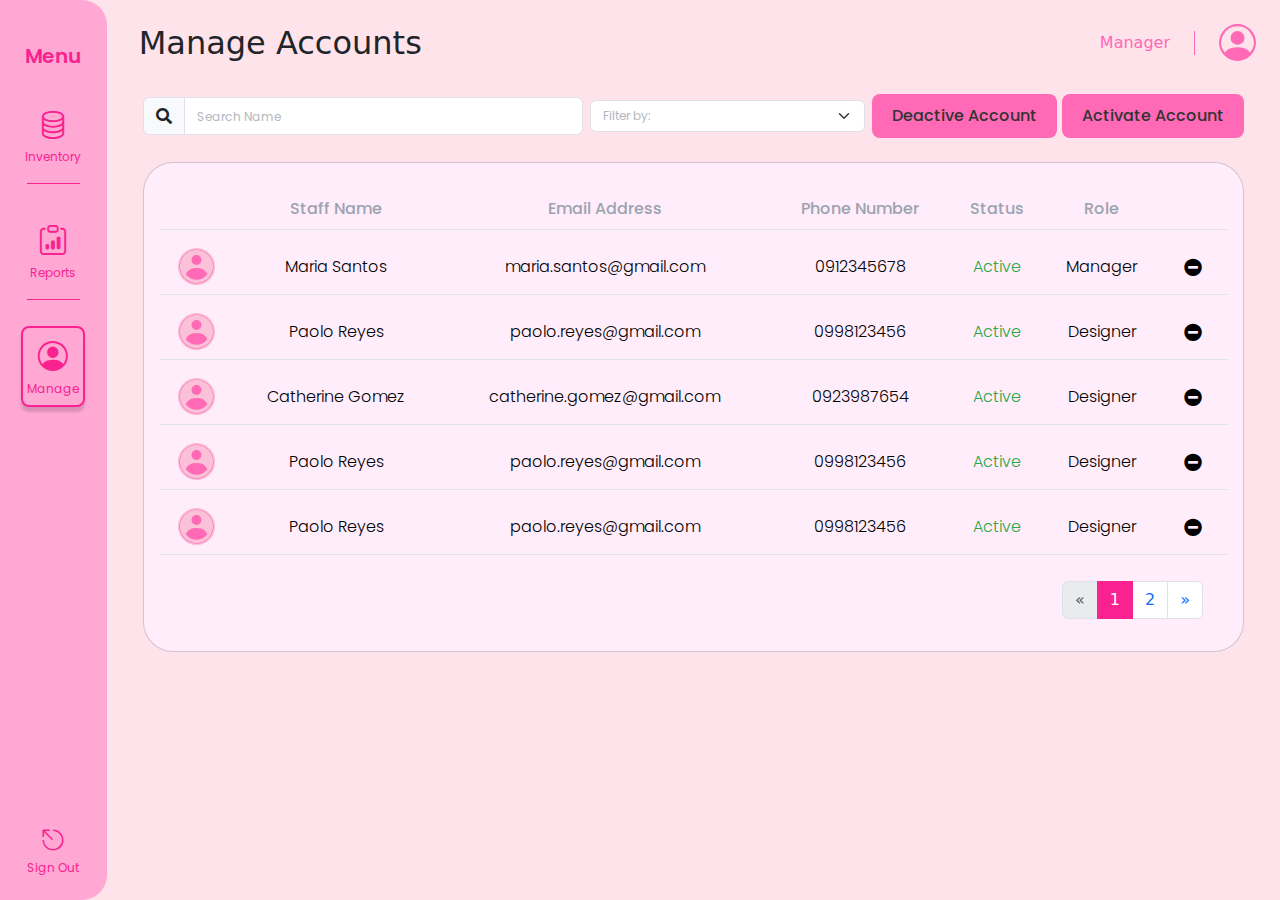
<file: admin-manage-account.html>
<!DOCTYPE html>
<html lang="en">

<head>
  <meta charset="UTF-8" />
  <meta name="viewport" content="width=device-width, initial-scale=1" />
  <title>Manage Accounts</title>
  <link href="https://cdn.jsdelivr.net/npm/bootstrap@5.3.0/dist/css/bootstrap.min.css" rel="stylesheet" />
  <!-- <link rel="stylesheet" type="text/css" href="css/globalstyle.css"> -->
  <link rel="stylesheet" type="text/css" href="css/navbar-style.css">
  <link rel="stylesheet" type="text/css" href="css/manage.css">

  <link rel="stylesheet" href="https://cdnjs.cloudflare.com/ajax/libs/font-awesome/6.4.0/css/all.min.css" />
  <link rel="stylesheet" href="https://cdn.jsdelivr.net/npm/bootstrap-icons@1.11.3/font/bootstrap-icons.min.css">
  <link rel="stylesheet" href="https://cdnjs.cloudflare.com/ajax/libs/font-awesome/5.15.4/css/all.min.css">


</head>

<body>
  <div class="container-fluid">
    <div class="row">
      <!-- SIDEBAR -->
      <div class="col-1">
        <div class="d-flex flex-column sidebar expand">
          <!-- MENU TEXT -->

          <div class="d-flex justify-content-center align-items-center">



            <button class="toggle-btn d-flex flex-row align-items-center justify-content-center" type="button">
              <div class="d-block link-dark text-decoration-none sidebar-body menu-text mt-4 pt-3 ">
                <p class="text-center mb-1">Menu</p>
              </div>

              <div class="d-flex align-items-end mt-4 pt-3" style="margin-top: auto;">

                <i class="bi bi-grid-fill fw-bold "></i>

              </div>
            </button>
          </div>

          <ul class="nav nav-pills nav-flush flex-column mb-auto text-center">
            <!-- INVENTORY -->
            <li class="my-2">
              <a href="#" class="nav-link border_bottom" title="Dashboard" data-bs-toggle="tooltip"
                data-bs-placement="right">
                <i class="bi bi-database nav-icons"></i>
                <p>Inventory</p>
              </a>
            </li>

            <!-- REPORTS -->
            <li class="my-2">
              <a href="admin-Reports.html" class="nav-link py-3 border_bottom" title="Orders" data-bs-toggle="tooltip"
                data-bs-placement="right">
                <div class="">
                  <i class="bi bi-clipboard-data"></i>
                  <p>Reports</p>
                </div>
              </a>
            </li>

            <!-- MANAGE -->
            <li class="my-2">
              <a href="#" class="nav-link" title="Products" data-bs-toggle="tooltip" data-bs-placement="right">
                <div class="border_box">
                  <i class="bi bi-person-circle"></i>
                  <p>Manage</p>
                </div>
              </a>
            </li>
          </ul>

          <!-- SIGN OUT -->
          <div class="nav-link-exit nav-link">
            <a href="#"
              class="d-flex flex-column align-items-center justify-content-center link-dark text-decoration-none">
              <i class="bi bi-escape"></i>
              <p class="d-block p-exit">Sign Out</p>
            </a>
          </div>
        </div>
      </div>
      <!-- END OF NAVBAR -->



      <div class="col-sm-11 px-4 ">

        <!-- HEADER - PAGE -->
        <div class="d-sm-flex align-items-center justify-content-between my-4 manager-accounts">
          <h2 class="ms-2 ">Manage Accounts</h2>
          <div class="manager-accounts d-flex justify-content-center align-content-center mb-auto">
            <p class="pe-4">Manager</p>
            <img class="ms-4" src="icons/person.svg" alt="">
          </div>
        </div>

        <!-- INPUT GROUPS -->

        <!-- SEARCH BAR -->
        <div class="container">
          <div class="d-flex justify-content-between align-items-center mb-3 ">
            <div class="input-group search-bar">
              <span class="input-group-text"><i class="fas fa-search"></i></span>
              <input type="text" class="form-control" placeholder="Search Name">
            </div>


            <!-- FILTER MENU -->
            <select class="form-select  w-25">
              <option selected value="">Filter by:</option>
              <option value="Manager">Manager</option>
              <option value="Designer">Designer</option>
              <option value="Active">Active</option>
              <option value="Inactive">Inactive</option>
            </select>


            <div class="container-flex">
              <button class="btn btn-new-staff toggle-status-off">Deactive Account</button>
              <button class="btn btn-new-staff toggle-status-on">Activate Account</button>
            </div>
          </div>
        </div>




        <!-- TABLE SECTION -->
        <div class="container mt-4 table-accounts">

          <div class="card  p-3 ">
            <table class="table table-hover ">
              <thead class="">
                <tr>
                  <th></th>
                  <th>Staff Name</th>
                  <th>Email Address</th>
                  <th>Phone Number</th>
                  <th>Status</th>
                  <th>Role</th>
                  <th></th>

                </tr>
              </thead>
              <tbody>
                <tr class="clickable-row">
                  <td><img class="profile-icons" src="images/profile.png" alt="Profile"></td>
                  <td>Maria Santos</td>
                  <td>maria.santos@gmail.com</td>
                  <td>0912345678</td>
                  <td class="status text-success">Active</td>
                  <td>Manager</td>
                  <td>
                    <button class="btn btn-sm remove-btn">
                      <i class="fas fa-minus-circle"></i>
                    </button>
                  </td>
                </tr>
                <tr class="clickable-row">
                  <td><img class="profile-icons" src="images/profile.png" alt="Profile"></td>
                  <td>Paolo Reyes</td>
                  <td>paolo.reyes@gmail.com</td>
                  <td>0998123456</td>
                  <td class="status text-success">Active</td>
                  <td>Designer</td>
                  <td>
                    <button class="btn btn-sm remove-btn">
                      <i class="fas fa-minus-circle"></i>
                    </button>
                  </td>
                </tr>
                <tr class="clickable-row">
                  <td><img class="profile-icons" src="images/profile.png" alt="Profile"></td>
                  <td>Catherine Gomez</td>
                  <td>catherine.gomez@gmail.com</td>
                  <td>0923987654</td>
                  <td class="status text-success">Active</td>
                  <td>Designer</td>
                  <td>
                    <button class="btn btn-sm remove-btn">
                      <i class="fas fa-minus-circle"></i>
                    </button>
                  </td>
                </tr>
                <tr class="clickable-row">
                  <td><img class="profile-icons" src="images/profile.png" alt="Profile"></td>
                  <td>Paolo Reyes</td>
                  <td>paolo.reyes@gmail.com</td>
                  <td>0998123456</td>
                  <td class="status text-success">Active</td>
                  <td>Designer</td>
                  <td>
                    <button class="btn btn-sm remove-btn">
                      <i class="fas fa-minus-circle"></i>
                    </button>
                  </td>
                </tr>
                <tr class="clickable-row">
                  <td><img class="profile-icons" src="images/profile.png" alt="Profile"></td>
                  <td>Paolo Reyes</td>
                  <td>paolo.reyes@gmail.com</td>
                  <td>0998123456</td>
                  <td class="status text-success">Active</td>
                  <td>Designer</td>
                  <td>
                    <button class="btn btn-sm remove-btn">
                      <i class="fas fa-minus-circle"></i>
                    </button>
                  </td>
                </tr>
                <tr class="clickable-row">
                  <td><img class="profile-icons" src="images/profile.png" alt="Profile"></td>
                  <td>Robert Villanueva</td>
                  <td>robert.villanueva@gmail.com</td>
                  <td>0915674321</td>
                  <td class="status text-success">Active</td>
                  <td>Designer</td>
                  <td>
                    <button class="btn btn-sm remove-btn">
                      <i class="fas fa-minus-circle"></i>
                    </button>
                  </td>
                </tr>
                <tr class="clickable-row">
                  <td><img class="profile-icons" src="images/profile.png" alt="Profile"></td>
                  <td>Angela Cruz</td>
                  <td>angela.cruz@gmail.com</td>
                  <td>0934567891</td>
                  <td class="status text-warning">Inactive</td>
                  <td>Designer</td>
                  <td>
                    <button class="btn btn-sm remove-btn">
                      <i class="fas fa-minus-circle"></i>
                    </button>
                  </td>
                </tr>
              </tbody>
            </table>

            <nav class="d-flex justify-content-end me-4">
              <ul class="pagination justify-content-center">
                <li class="page-item disabled"><a class="page-link" href="#">«</a></li>
                <li class="page-item active"><a class="page-link" href="#">1</a></li>
                <li class="page-item"><a class="page-link" href="#">2</a></li>
                <li class="page-item"><a class="page-link" href="#">3</a></li>
                <li class="page-item"><a class="page-link" href="#">4</a></li>
                <li class="page-item"><a class="page-link" href="#">5</a></li>
                <li class="page-item"><a class="page-link" href="#">»</a></li>
              </ul>
            </nav>
          </div>
        </div>
        <!-- END OF TABLE SECTION -->

      </div>
    </div>
  </div>

  <script src="https://cdn.jsdelivr.net/npm/bootstrap@5.3.0/dist/js/bootstrap.bundle.min.js"></script>
  <!-- <script src="Javascript/dashboard.js"></script> -->
  <script src="Javascript/nav.js"></script>
  <script src="Javascript/manage-account.js"></script>
</body>

</html>
</file>
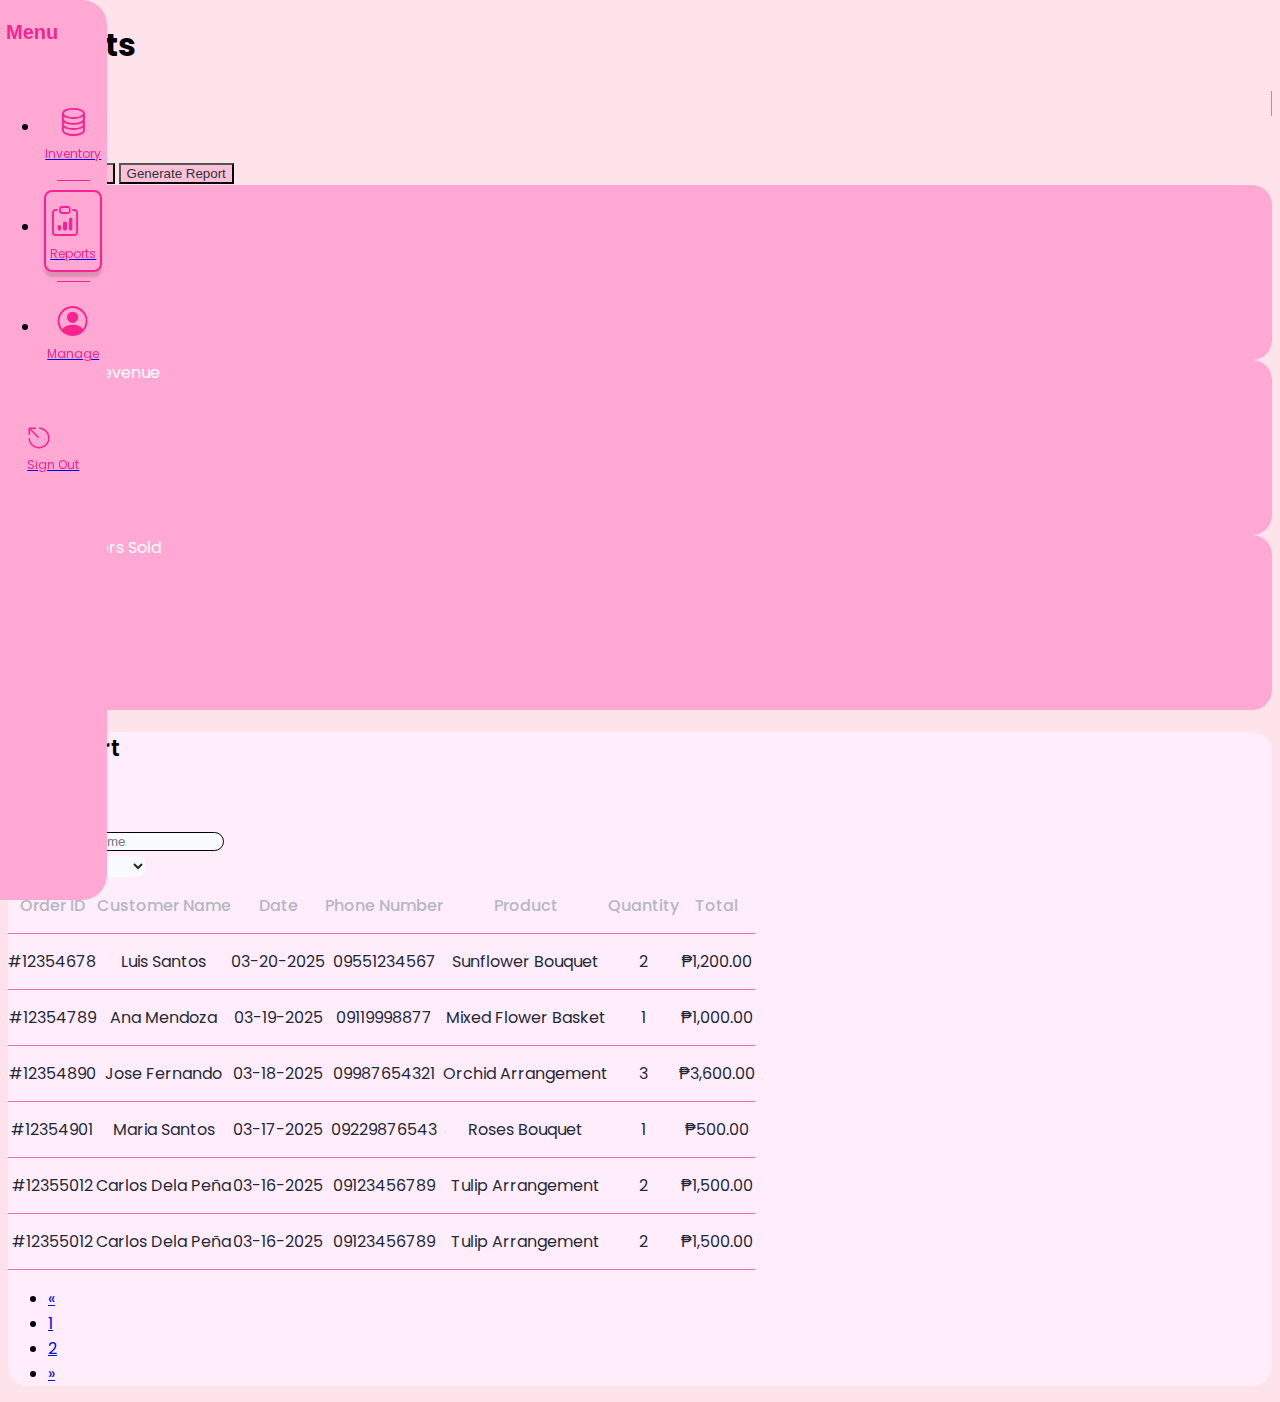
<file: admin-Reports.html>
<!DOCTYPE html>
<html lang="en">

<head>
  <meta charset="UTF-8">
  <meta name="viewport" content="width=device-width, initial-scale=1.0">

  <link href="https://cdn.jsdelivr.net/npm/bootstrap@5.0.2/dist/css/bootstrap.min.css" rel="stylesheet"
    integrity="sha384-EVSTQN3/azprG1Anm3QDgpJLIm9Nao0Yz1ztcQTwFspd3yD65VohhpuuCOmLASjC" crossorigin="anonymous">
  <script src="https://cdn.jsdelivr.net/npm/bootstrap@5.3.0/dist/js/bootstrap.bundle.min.js"></script>


  <link rel="stylesheet" href="https://cdn.jsdelivr.net/npm/bootstrap-icons@1.11.3/font/bootstrap-icons.min.css">
  <link rel="stylesheet" href="https://cdnjs.cloudflare.com/ajax/libs/font-awesome/5.15.4/css/all.min.css">
  <link rel="stylesheet" href="https://cdn.jsdelivr.net/npm/bootstrap-icons/font/bootstrap-icons.css">


  <link rel="stylesheet" href="css/manage-report-style.css">
  <link rel="stylesheet" href="css/navbar-style.css">

  <title>Reports</title>
</head>




<body>
  <div class="container-fluid p-0">
    <div class="row sidebar-col">

      <!-- SIDEBAR -->
      <div class="col-1 sidebar-column">
        <div class="d-flex flex-column sidebar expand">
          <!-- MENU TEXT -->

          <div class="d-flex justify-content-center align-items-center">



            <button class="toggle-btn d-flex flex-row align-items-center justify-content-center" type="button">
              <div class="d-block link-dark text-decoration-none sidebar-body menu-text mt-4 pt-3 ">
                <p class="text-center mb-1">Menu</p>
              </div>

              <div class="d-flex align-items-end mt-4 pt-3" style="margin-top: auto;">

                <i class="bi bi-grid-fill fw-bold "></i>

              </div>
            </button>
          </div>

          <ul class="nav nav-pills nav-flush flex-column mb-auto text-center">
            <!-- INVENTORY -->
            <li class="my-2">
              <a href="#" class="nav-link border_bottom" title="Dashboard" data-bs-toggle="tooltip"
                data-bs-placement="right">
                <i class="bi bi-database nav-icons"></i>
                <p>Inventory</p>
              </a>
            </li>

            <!-- REPORTS -->
            <li class="my-2">
              <a href="#" class="nav-link py-3" title="Orders" data-bs-toggle="tooltip" data-bs-placement="right">
                <div class="border_box">
                  <i class="bi bi-clipboard-data"></i>
                  <p>Reports</p>
                </div>
              </a>
            </li>

            <!-- MANAGE -->
            <li class="my-2">
              <a href="admin-manage-account.html" class="nav-link border_top" title="Products" data-bs-toggle="tooltip"
                data-bs-placement="right">
                <i class="bi bi-person-circle"></i>
                <p>Manage</p>
              </a>
            </li>
          </ul>

          <!-- SIGN OUT -->
          <div class="nav-link-exit nav-link">
            <a href="#"
              class="d-flex flex-column align-items-center justify-content-center link-dark text-decoration-none">
              <i class="bi bi-escape"></i>
              <p class="d-block p-exit">Sign Out</p>
            </a>
          </div>
        </div>
      </div>
      <!-- END OF NAVBAR -->




      <main class="col-11 main-body">

        <div class="container-fluid mt-5 px-5 ">
          <!-- Page Heading -->
          <div class="d-sm-flex align-items-center justify-content-between mb-4 manager-accounts">
            <h1 class="ms-2 text-gray-800 ">Reports</h1>
            <div class="manager-accounts d-flex justify-content-center align-content-center mb-auto">
              <p class="pe-4">Manager</p>
              <img class="ms-4" src="icons/person.svg" alt="">
            </div>

          </div>



          <!-- Second Header-->
          <div class="d-sm-flex align-items-center justify-content-between mb-4 px-2 second-header">
            <button type="button" class="btn "><i class='fas fa-calendar pe-2'></i>March - 2025</button>
            <button type="button" class="btn ">Generate Report</button>

          </div>





          <!-- Content Row -->
          <div class="row d-flex align-items-center justify-content-center ">

            <!-- Earnings (Monthly) Card Example -->
            <div class=" col-md-4 mb-4 card-report">
              <div class="card border-left-primary py-2 ">
                <div class="card-body ">
                  <div class="row no-gutters align-items-center">
                    <div class="col mr-2 card-text">
                      <div class="text-xs font-weight-bold text-primary text-uppercase mb-1 text-light">
                        Daily Sales</div>
                      <div class="h5 mb-0 font-weight-bold">40,000</div>
                      <div class="pt-5 text-secondary">Jan - Feb</div>
                    </div>
                    <div class="col-auto icons d-flex justify-content-between flex-column">
                      <i class='fas fa-dollar-sign upper-icon'></i>

                    </div>
                  </div>
                </div>
              </div>
            </div>


            <!-- Earnings (Monthly) Card Example -->
            <div class="col-md-4 mb-4 card-report">
              <div class="card border-left-info py-2">
                <div class="card-body">
                  <div class="row no-gutters align-items-center">
                    <div class="col mr-2 card-text">
                      <div class="text-xs font-weight-bold text-uppercase mb-1">Monthly Revenue
                      </div>
                      <div class="row no-gutters align-items-center">
                        <div class="col-auto">
                          <div class="h5 mb-0 mr-3 font-weight-bold">₱55,000</div>
                          <div class="pt-5 text-secondary">Jan - Feb</div>
                        </div>

                      </div>
                    </div>
                    <div class="col-auto icons">
                      <i class='fas fa-money-bill-wave upper-icon'></i>
                    </div>
                  </div>
                </div>
              </div>
            </div>

            <!-- Pending Requests Card Example -->
            <div class="col-md-4 mb-4 card-report">
              <div class="card border-left-warning py-2">
                <div class="card-body">
                  <div class="row no-gutters align-items-center">
                    <div class="col mr-2">
                      <div class="text-xs font-weight-bold text-uppercase mb-1 card-text">
                        Total Orders Sold</div>
                      <div class="h5 mb-0 font-weight-bold text-light total-orders">18</div>
                      <div class="pt-5 text-secondary">Jan - Feb</div>
                    </div>
                    <div class="col-auto icons">
                      <i class='fas fa-clipboard-list upper-icon'></i>
                    </div>
                  </div>
                </div>
              </div>
            </div>


          </div>








          <!-- TABLE -->

          <div class="container-fluid px-0 mt-4 main-table">


            <div class="card px-0 py-3">



              <div class="row px-5">
                <div class="col table-upper-right">
                  <p class="word1">All Report</p>
                  <p class="d-block word2">Orders</p>
                </div>
                <div class="col d-flex align-items-center justify-content-center table-form">


                  <!-- SEARCH BAR -->
                  <div class="input-group search-bar ">
                    <button class="input-group-text border-0" type="button" id="searchButton">
                      <i class="fas fa-search"></i>
                    </button>
                    <input type="text" id="searchInput" class="form-control border-0" placeholder="Search Name">
                  </div>


                  <!-- Filter MENU -->
                  <div class="container">
                    <select class="form-select  reports-filter">
                      <option selected value="">Filter by:</option>
                      <option value="newest">Newest</option>
                      <option value="oldest">Oldest</option>
                      <option value="price-low">Price: Low to High</option>
                      <option value="price-high">Price: High to Low</option>
                    </select>
                  </div>

                </div>
              </div>



              <table class="table rounded-table">
                <thead>
                  <tr class="tableRow">
                    <th>Order ID</th>
                    <th>Customer Name</th>
                    <th>Date</th>
                    <th>Phone Number</th>
                    <th>Product</th>
                    <th>Quantity</th>
                    <th>Total</th>
                  </tr>
                </thead>
                <tbody>
                  <tr>
                    <td>#12354678</td>
                    <td class="name-Report">Luis Santos</td>
                    <td>03-20-2025</td>
                    <td>09551234567</td>
                    <td>Sunflower Bouquet</td>
                    <td>2</td>
                    <td>₱1,200.00</td>
                  </tr>
                  <tr>
                    <td>#12354789</td>
                    <td class="name-Report">Ana Mendoza</td>
                    <td>03-19-2025</td>
                    <td>09119998877</td>
                    <td>Mixed Flower Basket</td>
                    <td>1</td>
                    <td>₱1,000.00</td>
                  </tr>
                  <tr>
                    <td>#12354890</td>
                    <td class="name-Report">Jose Fernando</td>
                    <td>03-18-2025</td>
                    <td>09987654321</td>
                    <td>Orchid Arrangement</td>
                    <td>3</td>
                    <td>₱3,600.00</td>
                  </tr>
                  <tr>
                    <td>#12354901</td>
                    <td class="name-Report">Maria Santos</td>
                    <td>03-17-2025</td>
                    <td>09229876543</td>
                    <td>Roses Bouquet</td>
                    <td>1</td>
                    <td>₱500.00</td>
                  </tr>
                  <tr>
                    <td>#12355012</td>
                    <td class="name-Report">Carlos Dela Peña</td>
                    <td>03-16-2025</td>
                    <td>09123456789</td>
                    <td>Tulip Arrangement</td>
                    <td>2</td>
                    <td>₱1,500.00</td>
                  </tr>
                  <tr>
                    <td>#12355012</td>
                    <td class="name-Report">Carlos Dela Peña</td>
                    <td>03-16-2025</td>
                    <td>09123456789</td>
                    <td>Tulip Arrangement</td>
                    <td>2</td>
                    <td>₱1,500.00</td>
                  </tr>
                  <tr>
                    <td>#12355012</td>
                    <td class="name-Report">Carlos Dela Peña</td>
                    <td>03-16-2025</td>
                    <td>09123456789</td>
                    <td>Tulip Arrangement</td>
                    <td>2</td>
                    <td>₱1,500.00</td>
                  </tr>
                  <tr>
                    <td>#12355012</td>
                    <td class="name-Report">Carlos Dela Peña</td>
                    <td>03-16-2025</td>
                    <td>09123456789</td>
                    <td>Tulip Arrangement</td>
                    <td>2</td>
                    <td>₱1,500.00</td>
                  </tr>

                </tbody>
              </table>


              <nav>
                <ul class="pagination justify-content-end">
                  <li class="page-item disabled"><a class="page-link" href="#">«</a></li>
                  <li class="page-item active"><a class="page-link" href="#">1</a></li>
                  <li class="page-item"><a class="page-link" href="#">2</a></li>
                  <li class="page-item"><a class="page-link" href="#">3</a></li>
                  <li class="page-item"><a class="page-link" href="#">4</a></li>
                  <li class="page-item"><a class="page-link" href="#">5</a></li>
                  <li class="page-item"><a class="page-link" href="#">»</a></li>
                </ul>
              </nav>
            </div>
          </div>

        </div>
    </div>

    <script src="https://cdn.jsdelivr.net/npm/bootstrap@5.0.2/dist/js/bootstrap.bundle.min.js"
      integrity="sha384-MrcW6ZMFYlzcLA8Nl+NtUVF0sA7MsXsP1UyJoMp4YLEuNSfAP+JcXn/tWtIaxVXM"
      crossorigin="anonymous"></script>
    <script src="Javascript/nav.js"></script>
    </main>

  </div>
  </div>






</body>

<script src="https://cdn.jsdelivr.net/npm/bootstrap@5.3.0/dist/js/bootstrap.bundle.min.js"></script>
<script src="Javascript/generate-report.js"></script>


</html>
</file>
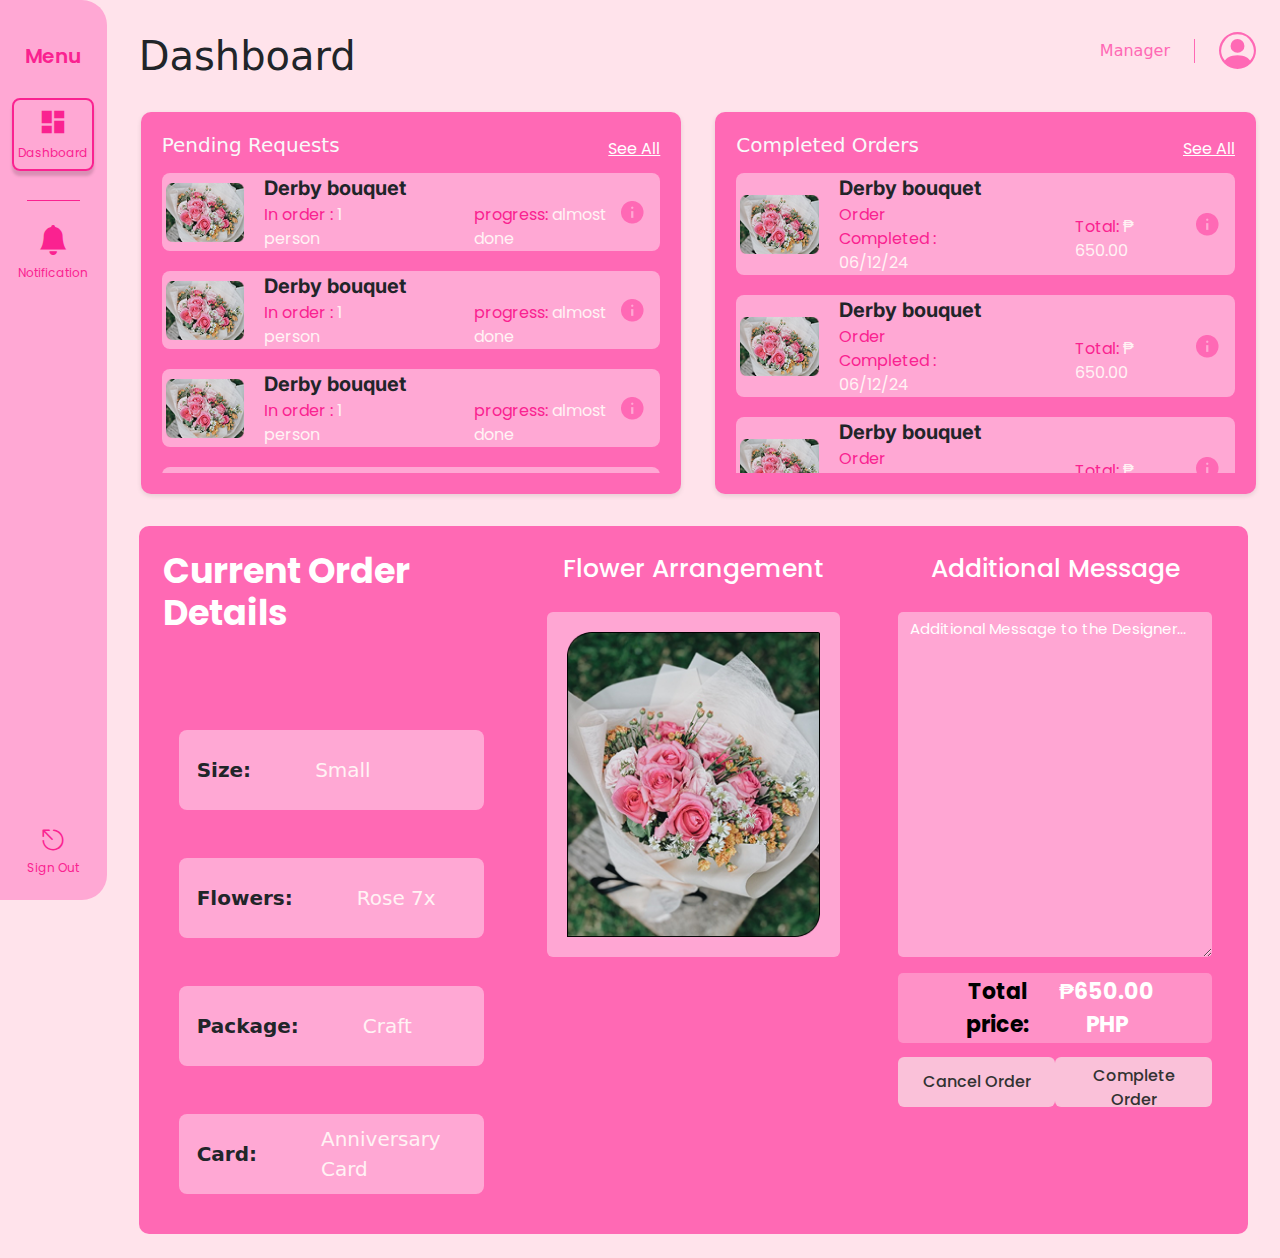
<file: designer-dashboard.html>
<!DOCTYPE html>
<html lang="en">

<head>
  <meta charset="UTF-8" />
  <meta name="viewport" content="width=device-width, initial-scale=1" />
  <title>Dashboard</title>
  <!-- <link rel="stylesheet" type="text/css" href="css/globalstyle.css"> -->

  <!-- BOOTSTRAP LINK -->
  <link href="https://cdn.jsdelivr.net/npm/bootstrap@5.3.0/dist/css/bootstrap.min.css" rel="stylesheet" />
  <!-- BOOTSTRAP ICONS LINK -->
  <link rel="stylesheet" href="https://cdn.jsdelivr.net/npm/bootstrap-icons@1.11.3/font/bootstrap-icons.min.css">
  <!-- ???? -->
  <link rel="stylesheet" href="https://cdnjs.cloudflare.com/ajax/libs/font-awesome/5.15.4/css/all.min.css">
  <!-- GOOGLE ICONS (MATERIAL ICONS) LINK`` -->
  <link href="https://fonts.googleapis.com/icon?family=Material+Icons" rel="stylesheet">


  <link rel="stylesheet" type="text/css" href="css/dashboard.css">
  <link rel="stylesheet" href="css/navbar-style.css">


  <link href="https://fonts.googleapis.com/css2?family=Poppins:wght@300;400;500;600;700&display=swap" rel="stylesheet">
  <link href="https://fonts.googleapis.com/css2?family=Inter:wght@100;200;300;400;500;600;700;800;900&display=swap"
    rel="stylesheet">



</head>

<body>
  <div class="container-fluid">
    <div class="row">


      <!-- SIDEBAR -->
      <div class="col-1">
        <div class="d-flex flex-column sidebar expand">
          <!-- MENU TEXT -->

          <div class="d-flex justify-content-center align-items-center">



            <button class="toggle-btn d-flex flex-row align-items-center justify-content-center" type="button">
              <div class="d-block link-dark text-decoration-none sidebar-body menu-text mt-4 pt-3 ">
                <p class="text-center mb-1">Menu</p>
              </div>

              <div class="d-flex align-items-end mt-4 pt-3" style="margin-top: auto;">

                <i class="bi bi-grid-fill fw-bold "></i>

              </div>
            </button>
          </div>

          <ul class="nav nav-pills nav-flush flex-column mb-auto text-center">
            <!-- DASHBOARD -->
            <li class="my-2">
              <a href="#" class="nav-link px-0" title="Dashboard" data-bs-toggle="tooltip" data-bs-placement="right">
                <div class="border_box px-xxl-2 px-1">
                  <i class="material-icons">dashboard</i>
                  <p>Dashboard</p>
                </div>
              </a>
            </li>

            <!-- NOTIFICATION -->
            <li class="my-2">
              <a href="designer-notification.html" class="nav-link py-3 border_top px-0" title="Orders"
                data-bs-toggle="tooltip" data-bs-placement="right">
                <i class="bi bi-bell-fill"></i>
                <p>Notification</p>
              </a>
            </li>
          </ul>


          <!-- SIGN OUT -->
          <div class="nav-link-exit nav-link ">
            <a href="#"
              class="d-flex flex-column align-items-center justify-content-center link-dark text-decoration-none">
              <i class="bi bi-escape"></i>
              <p class="d-block p-exit">Sign Out</p>
            </a>
          </div>
        </div>

      </div>
      <!-- END OF NAVBAR -->

      <main class="col-md-11 p-4 container">

        <!-- HEADER - PAGE -->
        <div class="d-sm-flex align-items-center justify-content-between mb-4 mt-2 manager-accounts">
          <h1 class="ms-2 ">Dashboard</h1>
          <div class="manager-accounts d-flex justify-content-center align-content-center mb-auto">
            <p class="pe-4">Manager</p>
            <img class="ms-4" src="icons/person.svg" alt="">
          </div>
        </div>


        <div class="row">

          <div class="col-md-6 mb-3">
            <div class="card-custom">
              <div class="d-flex justify-content-between align-items-center">
                <h5 class="text-light">Pending Requests</h5>
                <a href="#" class="see-all">See All</a>
              </div>

              <!-- SCROLLABLE CONTENT -->
              <div class="scrollable mt-2">

                <!-- 1st CONTENT-SECTION -->
                <div class="order-card d-flex align-items-center w-100 ">

                  <img class="orders p-1" src="images/bouquet.png" alt="Bouquet">

                  <div class="d-flex flex-column w-100 gap-0 ps-3">

                    <p class="mb-0 fw-bold dashboard-name">Derby bouquet</p>

                    <div class=" d-flex flex justify-content-start align-items-center">
                      <span>
                        <p class=" m-0 progress-text">In order : <span class="started">1 person</span></p>
                      </span>
                      <span class="ms-5 ps-5">
                        <p class="m-0 progress-text">progress: <span class="started"> almost done</span></p>
                      </span>
                    </div>

                  </div>

                  <img class=" align-self-center justify-content-center info-image pe-3" src="images/info.png"
                    alt="Bouquet" />

                </div>



                <!-- CONTENT-SECTION -->
                <div class="order-card d-flex align-items-center w-100 ">

                  <img class="orders p-1" src="images/bouquet.png" alt="Bouquet">

                  <div class="d-flex flex-column w-100 gap-0 ps-3">

                    <p class="mb-0 fw-bold dashboard-name">Derby bouquet</p>

                    <div class=" d-flex flex justify-content-start align-items-center">
                      <span>
                        <p class=" m-0 progress-text">In order : <span class="started">1 person</span></p>
                      </span>
                      <span class="ms-5 ps-5">
                        <p class="m-0 progress-text">progress: <span class="started"> almost done</span></p>
                      </span>
                    </div>

                  </div>

                  <img class=" align-self-center justify-content-center info-image pe-3" src="images/info.png"
                    alt="Bouquet" />

                </div>

                <!-- CONTENT-SECTION -->
                <div class="order-card d-flex align-items-center w-100 ">

                  <img class="orders p-1" src="images/bouquet.png" alt="Bouquet">

                  <div class="d-flex flex-column w-100 gap-0 ps-3">

                    <p class="mb-0 fw-bold dashboard-name">Derby bouquet</p>

                    <div class=" d-flex flex justify-content-start align-items-center">
                      <span>
                        <p class=" m-0 progress-text">In order : <span class="started">1 person</span></p>
                      </span>
                      <span class="ms-5 ps-5">
                        <p class="m-0 progress-text">progress: <span class="started"> almost done</span></p>
                      </span>
                    </div>

                  </div>

                  <img class=" align-self-center justify-content-center info-image pe-3" src="images/info.png"
                    alt="Bouquet" />

                </div>

                <!-- CONTENT-SECTION -->
                <div class="order-card d-flex align-items-center w-100 ">

                  <img class="orders p-1" src="images/bouquet.png" alt="Bouquet">

                  <div class="d-flex flex-column w-100 gap-0 ps-3">

                    <p class="mb-0 fw-bold dashboard-name">Derby bouquet</p>

                    <div class=" d-flex flex justify-content-start align-items-center">
                      <span>
                        <p class=" m-0 progress-text">In order : <span class="started">1 person</span></p>
                      </span>
                      <span class="ms-5 ps-5">
                        <p class="m-0 progress-text">progress: <span class="started"> almost done</span></p>
                      </span>
                    </div>

                  </div>

                  <img class=" align-self-center justify-content-center info-image pe-3" src="images/info.png"
                    alt="Bouquet" />

                </div>

                <!-- CONTENT-SECTION -->
                <div class="order-card d-flex align-items-center w-100 ">

                  <img class="orders p-1" src="images/bouquet.png" alt="Bouquet">

                  <div class="d-flex flex-column w-100 gap-0 ps-3">

                    <p class="mb-0 fw-bold dashboard-name">Derby bouquet</p>

                    <div class=" d-flex flex justify-content-start align-items-center">
                      <span>
                        <p class=" m-0 progress-text">In order : <span class="started">1 person</span></p>
                      </span>
                      <span class="ms-5 ps-5">
                        <p class="m-0 progress-text">progress: <span class="started"> almost done</span></p>
                      </span>
                    </div>

                  </div>

                  <img class=" align-self-center justify-content-center info-image pe-3" src="images/info.png"
                    alt="Bouquet" />

                </div>

                <!-- CONTENT-SECTION -->
                <div class="order-card d-flex align-items-center w-100 ">

                  <img class="orders p-1" src="images/bouquet.png" alt="Bouquet">

                  <div class="d-flex flex-column w-100 gap-0 ps-3">

                    <p class="mb-0 fw-bold dashboard-name">Derby bouquet</p>

                    <div class=" d-flex flex justify-content-start align-items-center">
                      <span>
                        <p class=" m-0 progress-text">In order : <span class="started">1 person</span></p>
                      </span>
                      <span class="ms-5 ps-5">
                        <p class="m-0 progress-text">progress: <span class="started"> almost done</span></p>
                      </span>
                    </div>

                  </div>

                  <img class=" align-self-center justify-content-center info-image pe-3" src="images/info.png"
                    alt="Bouquet" />

                </div>


              </div>
            </div>
          </div>


          <!-- SECOND SECTION OF SCROLLABLE CONTENT -->
          <div class="col-md-6 mb-3">
            <div class="card-custom">
              <div class="d-flex justify-content-between align-items-center">
                <h5 class="text-light">Completed Orders</h5>
                <a href="#" class="see-all">See All</a>
              </div>

              <div class="scrollable mt-2">

                <div class="order-card d-flex align-items-center w-100">

                  <img class="orders p-1" src="images/bouquet.png" alt="Bouquet">

                  <div class="d-flex flex-column w-100 me-5 gap-0 ps-3">

                    <p class="mb-0 fw-bold dashboard-name">Derby bouquet</p>

                    <div class=" d-flex flex justify-content-start align-items-center">
                      <span>
                        <p class=" m-0 progress-text">Order Completed : <span class="started">06/12/24</span></p>
                      </span>
                      <span class="ms-5 ps-5">
                        <p class="m-0 progress-text">Total: <span class="started"> ₱ 650.00</span></p>
                      </span>
                    </div>

                  </div>

                  <img class=" align-self-center justify-content-center info-image pe-3" src="images/info.png"
                    alt="Bouquet">

                </div>

                <!-- 2ND CONTENT SECTION -->
                <div class="order-card d-flex align-items-center w-100">

                  <img class="orders p-1" src="images/bouquet.png" alt="Bouquet">

                  <div class="d-flex flex-column w-100 me-5 gap-0 ps-3">

                    <p class="mb-0 fw-bold dashboard-name">Derby bouquet</p>

                    <div class=" d-flex flex justify-content-start align-items-center">
                      <span>
                        <p class=" m-0 progress-text">Order Completed : <span class="started">06/12/24</span></p>
                      </span>
                      <span class="ms-5 ps-5">
                        <p class="m-0 progress-text">Total: <span class="started"> ₱ 650.00</span></p>
                      </span>
                    </div>

                  </div>

                  <img class=" align-self-center justify-content-center info-image pe-3" src="images/info.png"
                    alt="Bouquet">

                </div>

                <!-- 2ND CONTENT SECTION -->
                <div class="order-card d-flex align-items-center w-100">

                  <img class="orders p-1" src="images/bouquet.png" alt="Bouquet">

                  <div class="d-flex flex-column w-100 me-5 gap-0 ps-3">

                    <p class="mb-0 fw-bold dashboard-name">Derby bouquet</p>

                    <div class=" d-flex flex justify-content-start align-items-center">
                      <span>
                        <p class=" m-0 progress-text">Order Completed : <span class="started">06/12/24</span></p>
                      </span>
                      <span class="ms-5 ps-5">
                        <p class="m-0 progress-text">Total: <span class="started"> ₱ 650.00</span></p>
                      </span>
                    </div>

                  </div>

                  <img class=" align-self-center justify-content-center info-image pe-3" src="images/info.png"
                    alt="Bouquet">

                </div>

                <!-- 2ND CONTENT SECTION -->
                <div class="order-card d-flex align-items-center w-100">

                  <img class="orders p-1" src="images/bouquet.png" alt="Bouquet">

                  <div class="d-flex flex-column w-100 me-5 gap-0 ps-3">

                    <p class="mb-0 fw-bold dashboard-name">Derby bouquet</p>

                    <div class=" d-flex flex justify-content-start align-items-center">
                      <span>
                        <p class=" m-0 progress-text">Order Completed : <span class="started">06/12/24</span></p>
                      </span>
                      <span class="ms-5 ps-5">
                        <p class="m-0 progress-text">Total: <span class="started"> ₱ 650.00</span></p>
                      </span>
                    </div>

                  </div>

                  <img class=" align-self-center justify-content-center info-image pe-3" src="images/info.png"
                    alt="Bouquet">

                </div>

                <!-- 2ND CONTENT SECTION -->
                <div class="order-card d-flex align-items-center w-100">

                  <img class="orders p-1" src="images/bouquet.png" alt="Bouquet">

                  <div class="d-flex flex-column w-100 me-5 gap-0 ps-3">

                    <p class="mb-0 fw-bold dashboard-name">Derby bouquet</p>

                    <div class=" d-flex flex justify-content-start align-items-center">
                      <span>
                        <p class=" m-0 progress-text">Order Completed : <span class="started">06/12/24</span></p>
                      </span>
                      <span class="ms-5 ps-5">
                        <p class="m-0 progress-text">Total: <span class="started"> ₱ 650.00</span></p>
                      </span>
                    </div>

                  </div>

                  <img class=" align-self-center justify-content-center info-image pe-3" src="images/info.png"
                    alt="Bouquet">

                </div>

                <!-- 2ND CONTENT SECTION -->
                <div class="order-card d-flex align-items-center w-100">

                  <img class="orders p-1" src="images/bouquet.png" alt="Bouquet">

                  <div class="d-flex flex-column w-100 me-5 gap-0 ps-3">

                    <p class="mb-0 fw-bold dashboard-name">Derby bouquet</p>

                    <div class=" d-flex flex justify-content-start align-items-center">
                      <span>
                        <p class=" m-0 progress-text">Order Completed : <span class="started">06/12/24</span></p>
                      </span>
                      <span class="ms-5 ps-5">
                        <p class="m-0 progress-text">Total: <span class="started"> ₱ 650.00</span></p>
                      </span>
                    </div>

                  </div>

                  <img class=" align-self-center justify-content-center info-image pe-3" src="images/info.png"
                    alt="Bouquet">

                </div>

                <!-- 2ND CONTENT SECTION -->
                <div class="order-card d-flex align-items-center w-100">

                  <img class="orders p-1" src="images/bouquet.png" alt="Bouquet">

                  <div class="d-flex flex-column w-100 me-5 gap-0 ps-3">

                    <p class="mb-0 fw-bold dashboard-name">Derby bouquet</p>

                    <div class=" d-flex flex justify-content-start align-items-center">
                      <span>
                        <p class=" m-0 progress-text">Order Completed : <span class="started">06/12/24</span></p>
                      </span>
                      <span class="ms-5 ps-5">
                        <p class="m-0 progress-text">Total: <span class="started"> ₱ 650.00</span></p>
                      </span>
                    </div>

                  </div>

                  <img class=" align-self-center justify-content-center info-image pe-3" src="images/info.png"
                    alt="Bouquet">

                </div>

                <!-- 2ND CONTENT SECTION -->
                <div class="order-card d-flex align-items-center w-100">

                  <img class="orders p-1" src="images/bouquet.png" alt="Bouquet">

                  <div class="d-flex flex-column w-100 me-5 gap-0 ps-3">

                    <p class="mb-0 fw-bold dashboard-name">Derby bouquet</p>

                    <div class=" d-flex flex justify-content-start align-items-center">
                      <span>
                        <p class=" m-0 progress-text">Order Completed : <span class="started">06/12/24</span></p>
                      </span>
                      <span class="ms-5 ps-5">
                        <p class="m-0 progress-text">Total: <span class="started"> ₱ 650.00</span></p>
                      </span>
                    </div>

                  </div>

                  <img class=" align-self-center justify-content-center info-image pe-3" src="images/info.png"
                    alt="Bouquet">

                </div>

                <!-- 2ND CONTENT SECTION -->
                <div class="order-card d-flex align-items-center w-100">

                  <img class="orders p-1" src="images/bouquet.png" alt="Bouquet">

                  <div class="d-flex flex-column w-100 me-5 gap-0 ps-3">

                    <p class="mb-0 fw-bold dashboard-name">Derby bouquet</p>

                    <div class=" d-flex flex justify-content-start align-items-center">
                      <span>
                        <p class=" m-0 progress-text">Order Completed : <span class="started">06/12/24</span></p>
                      </span>
                      <span class="ms-5 ps-5">
                        <p class="m-0 progress-text">Total: <span class="started"> ₱ 650.00</span></p>
                      </span>
                    </div>

                  </div>

                  <img class=" align-self-center justify-content-center info-image pe-3" src="images/info.png"
                    alt="Bouquet">

                </div>

                <!-- 2ND CONTENT SECTION -->
                <div class="order-card d-flex align-items-center w-100">

                  <img class="orders p-1" src="images/bouquet.png" alt="Bouquet">

                  <div class="d-flex flex-column w-100 me-5 gap-0 ps-3">

                    <p class="mb-0 fw-bold dashboard-name">Derby bouquet</p>

                    <div class=" d-flex flex justify-content-start align-items-center">
                      <span>
                        <p class=" m-0 progress-text">Order Completed : <span class="started">06/12/24</span></p>
                      </span>
                      <span class="ms-5 ps-5">
                        <p class="m-0 progress-text">Total: <span class="started"> ₱ 650.00</span></p>
                      </span>
                    </div>

                  </div>

                  <img class=" align-self-center justify-content-center info-image pe-3" src="images/info.png"
                    alt="Bouquet">

                </div>


              </div>
            </div>
          </div>
        </div>


        <!-- CURRENT ORDER DETAILS DASHBOARD -->
        <div class="row mt-3 mx-2">
          <div class="dashboard-content p-4">


            <div class="row align-items-center ">

              <!-- ORDER DETAILS TEXTS -->
              <div class="col-md-4   align-self-start ">
                <h4 class="fw-bold details-title">Current Order Details</h4>

                <form class="d-flex justify-content-between align-self-end flex-column p-3 gap-5 mt-5 pt-5">

                  <div class=" details-card ords">
                    <label class="details-category">Size:</label>
                    <p class="details-texts ms-5 ps-3">Small</p>
                  </div>

                  <div class=" details-card ords">
                    <label class="details-category">Flowers:</label>
                    <p class="details-texts ms-5 ps-3">Rose 7x</p>
                  </div>

                  <div class=" details-card ords">
                    <label class="details-category">Package:</label>
                    <p class="details-texts ms-5 ps-3">Craft</p>
                  </div>

                  <div class=" details-card ords">
                    <label class="details-category">Card:</label>
                    <p class="details-texts ms-5 ps-3">Anniversary Card</p>
                  </div>
                </form>
              </div>


              <!-- ORDER DETAILS IMAGE -->
              <div
                class="col-md-4 d-flex flex-column align-self-start align-items-center justify-content-center details-img">
                <p class="text-white">Flower Arrangement</p>
                <img src="images/boks.png" class="img-fluid img-thumbnail rounded mt-2" alt="Bouquet">

              </div>


              <!-- ORDER DETAILS ADDIONAL INFO -->
              <div class="col-md-4 pt-0 p-4 d-flex flex-column  align-self-start">
                <div class="mb-3 additional-message text-center">
                  <label class="form-label text-white mb-4">Additional Message</label>
                  <textarea class="form-control message-box "
                    placeholder="Additional Message to the Designer..."></textarea>

                </div>
                <div class="price-box px-5 d-flex justify-content-between align-items-center">
                  <p class="price-text m-0">Total price: </p>
                  <span class="price">₱650.00 PHP</span>
                </div>
                <div class="d-flex info-buttons justify-content-between">
                  <button class="btn btn-cancel">Cancel Order</button>
                  <button class="btn btn-complete">Complete Order</button>
                </div>
              </div>
            </div>
          </div>
        </div>


      </main>
    </div>
  </div>

  <script src="Javascript/nav.js"></script>
  <script src="https://cdn.jsdelivr.net/npm/bootstrap@5.3.0/dist/js/bootstrap.bundle.min.js"></script>
</body>

</html>
</file>
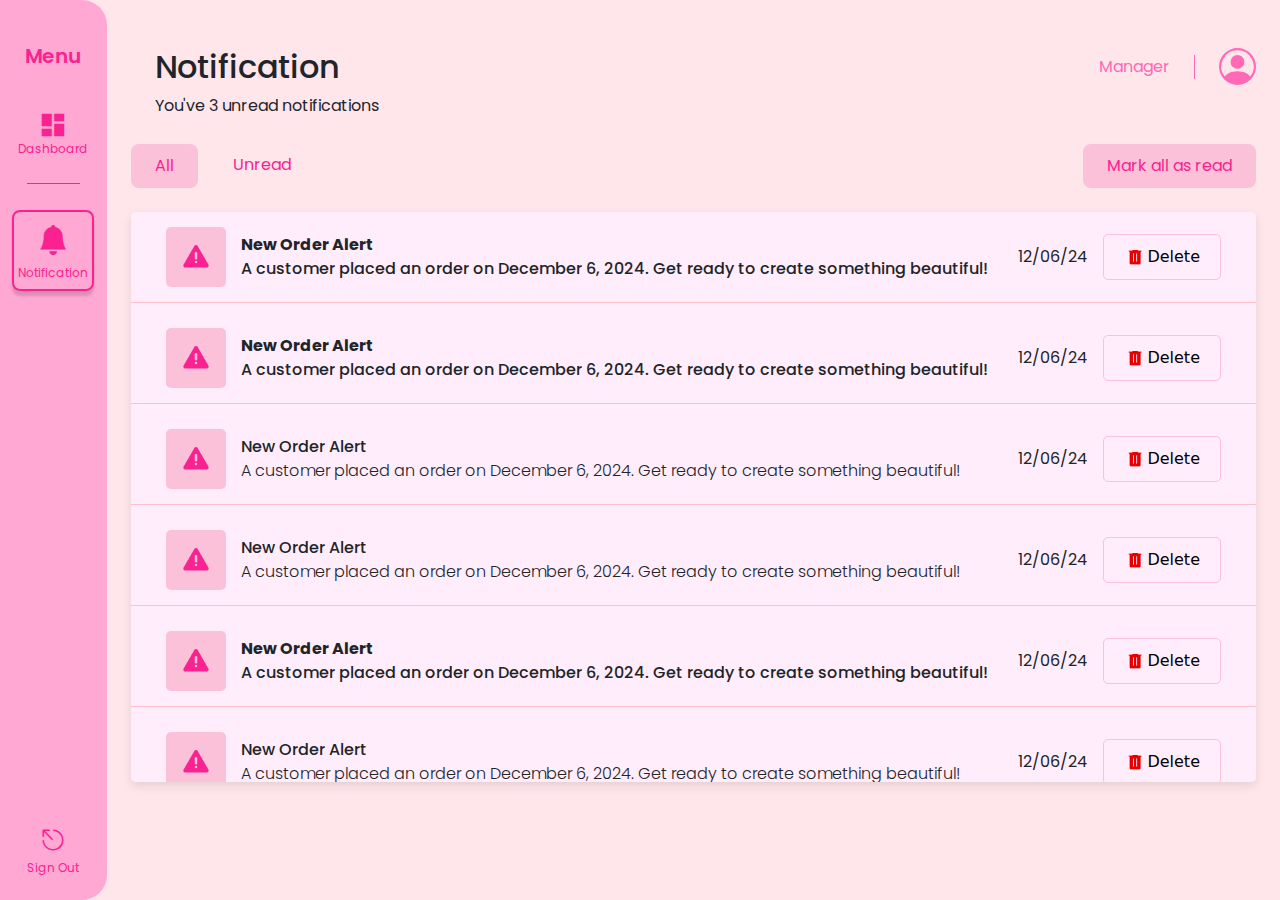
<file: designer-notification.html>
<!DOCTYPE html>
<html lang="en">

<head>
  <meta charset="UTF-8" />
  <meta name="viewport" content="width=device-width, initial-scale=1" />
  <title>Notifications</title>

  <!-- BOOTSTRAP LINK -->
  <link href="https://cdn.jsdelivr.net/npm/bootstrap@5.3.0/dist/css/bootstrap.min.css" rel="stylesheet" />
  <!-- BOOTSTRAP ICONS LINK -->
  <link rel="stylesheet" href="https://cdn.jsdelivr.net/npm/bootstrap-icons@1.11.3/font/bootstrap-icons.min.css">
  <!-- ???? -->
  <link rel="stylesheet" href="https://cdnjs.cloudflare.com/ajax/libs/font-awesome/5.15.4/css/all.min.css">
  <!-- GOOGLE ICONS (MATERIAL ICONS) LINK`` -->
  <link href="https://fonts.googleapis.com/icon?family=Material+Icons" rel="stylesheet">



  <link rel="stylesheet" href="css/navbar-style.css">
  <link rel="stylesheet" type="text/css" href="css/notif.css">






</head>


<body>
  <div class="container-fluid my-5">
    <div class="row">

      <!-- SIDEBAR -->
      <div class="col-1">
        <div class="d-flex flex-column sidebar expand">
          <!-- MENU TEXT -->

          <div class="d-flex justify-content-center align-items-center">



            <button class="toggle-btn d-flex flex-row align-items-center justify-content-center" type="button">
              <div class="d-block link-dark text-decoration-none sidebar-body menu-text mt-4 pt-3 ">
                <p class="text-center mb-1 ">Menu</p>
              </div>

              <div class="d-flex align-items-end mt-4 pt-3" style="margin-top: auto;">

                <i class="bi bi-grid-fill fw-bold "></i>

              </div>
            </button>
          </div>

          <ul class="nav nav-pills nav-flush flex-column mb-auto text-center">
            <!-- DASHBOARD -->
            <li class="my-2">
              <a href="designer-dashboard.html" class="nav-link border_bottom px-0 mx-auto" title="Dashboard"
                data-bs-toggle="tooltip" data-bs-placement="right">
                <i class="material-icons">dashboard</i>
                <p>Dashboard</p>
              </a>
            </li>

            <!-- NOTIFICATION -->
            <li class="my-2">
              <a href="#" class="nav-link py-3 p-0" title="Orders" data-bs-toggle="tooltip" data-bs-placement="right">
                <div class="border_box px-xxl-2 px-1">
                  <i class="bi bi-bell-fill"></i>
                  <p>Notification</p>
                </div>
              </a>
            </li>
          </ul>


          <!-- SIGN OUT -->
          <div class="nav-link-exit nav-link ">
            <a href="#"
              class="d-flex flex-column align-items-center justify-content-center link-dark text-decoration-none">
              <i class="bi bi-escape"></i>
              <p class="d-block p-exit">Sign Out</p>
            </a>
          </div>
        </div>

      </div>
      <!-- END OF NAVBAR -->


      <div class="col-11">


        <div class="container-fluid ">


          <!--           
        <div class="d-sm-flex align-items-center justify-content-between my-4 manager-accounts">
          <h2 class="ms-2 ">Manage Accounts</h2>
          <div class="manager-accounts d-flex justify-content-center align-content-center mb-auto">
            <p class="pe-4">Manager</p>
            <img class="ms-4" src="icons/person.svg" alt="">
          </div>
        </div> -->


          <div class="notification-header-container ">

            <div class="page-title-notifications d-flex align-items-center justify-content-between">

              <div class="ps-4">
                <h2 class=""> Notification</h2>
                <p class="m-0">You've 9 unread notifications</p>
              </div>

              <div class="manager-accounts d-flex justify-content-center align-items-center align-self-start mb-auto">
                <p class="pe-4">Manager</p>
                <img class="ms-4" src="icons/person.svg" alt="">
              </div>

            </div>



            <div class="d-flex align-items-end ms-auto py-4 gap-4">
              <button class="btn px-4 bg-btn" id="showAll">All</button>
              <button class="btn btn-outline" id="showUnread">Unread</button>
              <button class="btn ms-auto px-4 bg-btn" id="markAsRead">Mark all as read</button>
            </div>

          </div>



          <div class="notification-container ">
            <div class="notification-item ">
              <div class="icon"><img src="images/warning.png"></div>
              <div class="text-container notification-unread">
                <strong>New Order Alert</strong>
                <p class="mb-0">A customer placed an order on December 6, 2024. Get ready to create something beautiful!
                </p>
              </div>
              <span class="date">12/06/24</span>
              <button class="delete-btn"><img src="images/del.png">Delete</button>
            </div>

            <div class="notification-item">
              <div class="icon"><img src="images/warning.png"></div>
              <div class="text-container notification-unread">
                <strong>New Order Alert</strong>
                <p class="mb-0">A customer placed an order on December 6, 2024. Get ready to create something beautiful!
                </p>
              </div>
              <span class="date">12/06/24</span>
              <button class="delete-btn"><img src="images/del.png">Delete</button>
            </div>

            <div class="notification-item">
              <div class="icon"><img src="images/warning.png"></div>
              <div class="text-container">
                <strong>New Order Alert</strong>
                <p class="mb-0">A customer placed an order on December 6, 2024. Get ready to create something beautiful!
                </p>
              </div>
              <span class="date">12/06/24</span>
              <button class="delete-btn"><img src="images/del.png">Delete</button>
            </div>

            <div class="notification-item">
              <div class="icon"><img src="images/warning.png"></div>
              <div class="text-container">
                <strong>New Order Alert</strong>
                <p class="mb-0">A customer placed an order on December 6, 2024. Get ready to create something beautiful!
                </p>
              </div>
              <span class="date">12/06/24</span>
              <button class="delete-btn"><img src="images/del.png">Delete</button>
            </div>

            <div class="notification-item">
              <div class="icon"><img src="images/warning.png"></div>
              <div class="text-container notification-unread">
                <strong>New Order Alert</strong>
                <p class="mb-0">A customer placed an order on December 6, 2024. Get ready to create something beautiful!
                </p>
              </div>
              <span class="date">12/06/24</span>
              <button class="delete-btn"><img src="images/del.png">Delete</button>
            </div>

            <div class="notification-item">
              <div class="icon"><img src="images/warning.png"></div>
              <div class="text-container">
                <strong>New Order Alert</strong>
                <p class="mb-0">A customer placed an order on December 6, 2024. Get ready to create something beautiful!
                </p>
              </div>
              <span class="date">12/06/24</span>
              <button class="delete-btn"><img src="images/del.png">Delete</button>
            </div>

            <div class="notification-item">
              <div class="icon"><img src="images/warning.png"></div>
              <div class="text-container">
                <strong>New Order Alert</strong>
                <p class="mb-0">A customer placed an order on December 6, 2024. Get ready to create something beautiful!
                </p>
              </div>
              <span class="date">12/06/24</span>
              <button class="delete-btn"><img src="images/del.png">Delete</button>
            </div>
          </div>


        </div>
      </div>

    </div>
  </div>


  <script src="Javascript/nav.js"></script>
  <script src="Javascript/notification.js"></script>
  <script src="https://cdn.jsdelivr.net/npm/bootstrap@5.3.0/dist/js/bootstrap.bundle.min.js"></script>
</body>

</html>
</file>
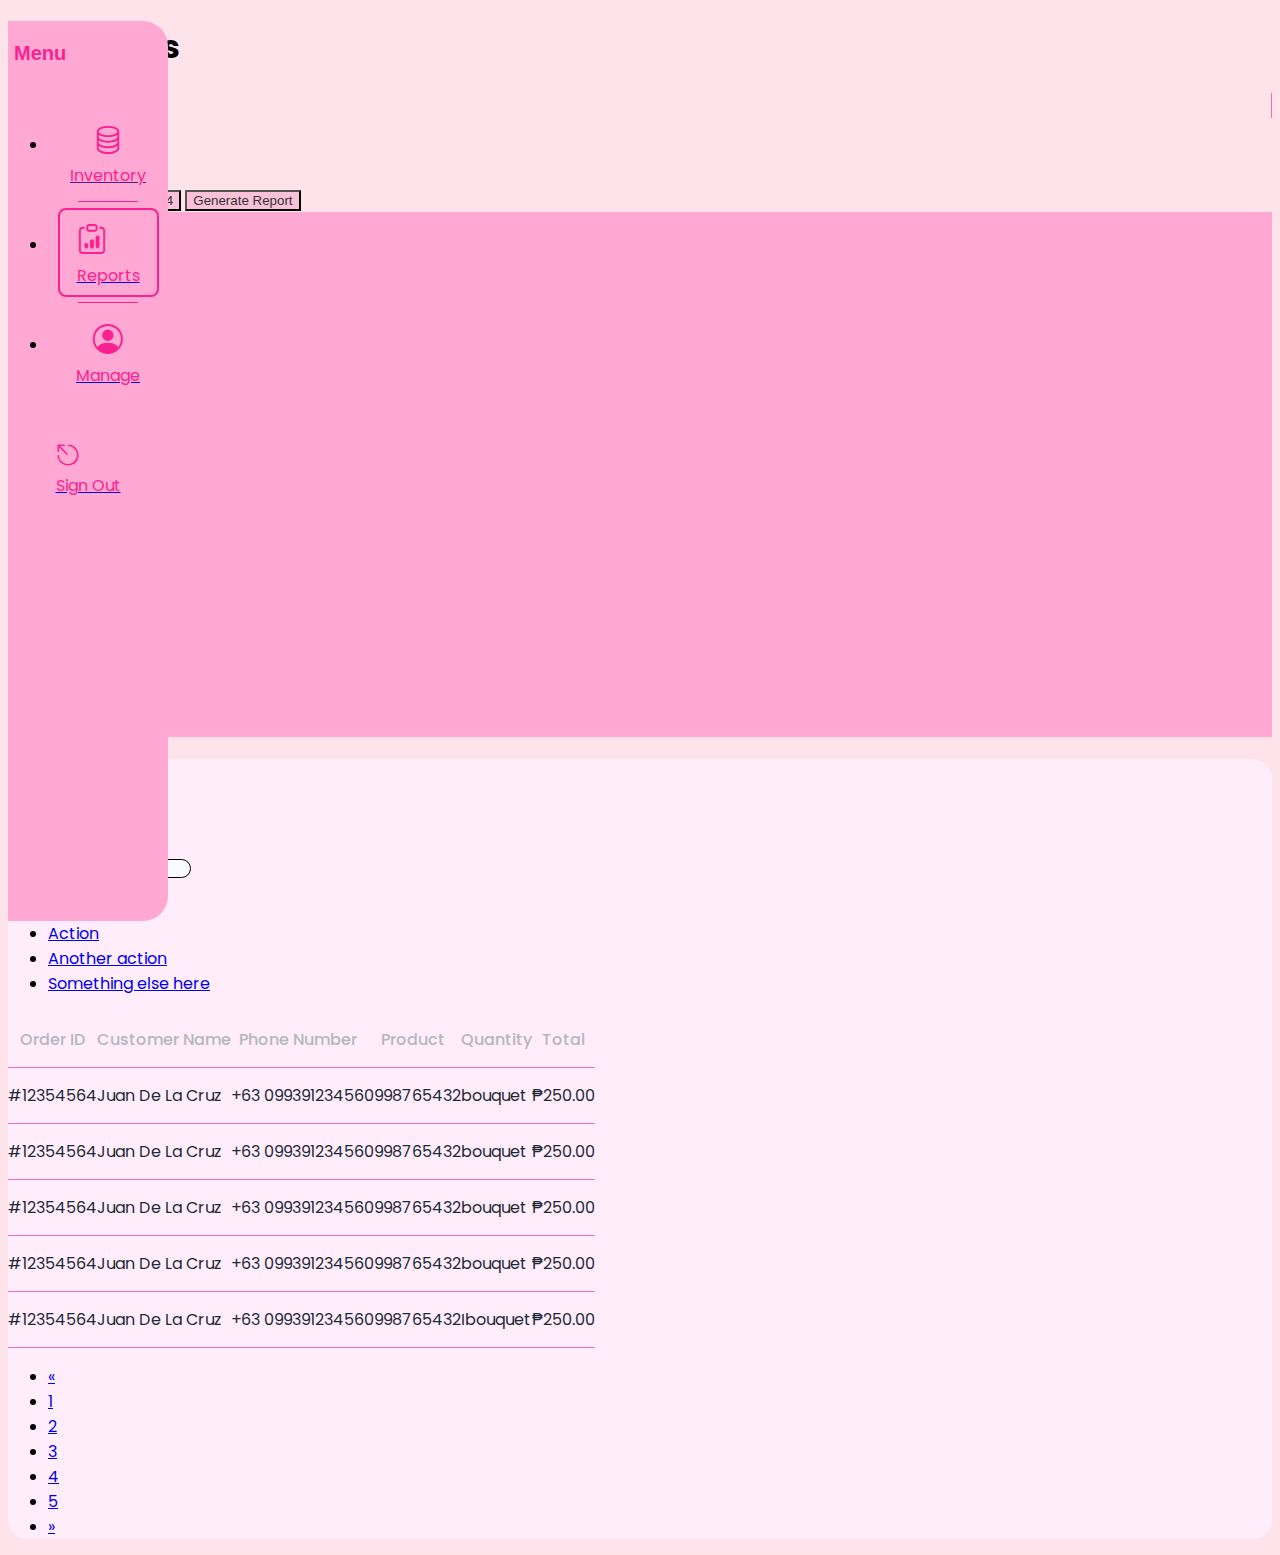
<file: Reports.html>
<!DOCTYPE html>
<html lang="en">
<head>
  <meta charset="UTF-8">
  <meta name="viewport" content="width=device-width, initial-scale=1.0">

  <link href="https://cdn.jsdelivr.net/npm/bootstrap@5.0.2/dist/css/bootstrap.min.css" rel="stylesheet" integrity="sha384-EVSTQN3/azprG1Anm3QDgpJLIm9Nao0Yz1ztcQTwFspd3yD65VohhpuuCOmLASjC" crossorigin="anonymous">
  <script src="https://cdn.jsdelivr.net/npm/bootstrap@5.0.2/dist/js/bootstrap.bundle.min.js" integrity="sha384-MrcW6ZMFYlzcLA8Nl+NtUVF0sA7MsXsP1UyJoMp4YLEuNSfAP+JcXn/tWtIaxVXM" crossorigin="anonymous"></script>
  <link rel="stylesheet" href="https://cdn.jsdelivr.net/npm/bootstrap-icons@1.11.3/font/bootstrap-icons.min.css">
  <link rel="stylesheet" href="https://cdnjs.cloudflare.com/ajax/libs/font-awesome/5.15.4/css/all.min.css">
  <link rel="stylesheet" href="https://cdn.jsdelivr.net/npm/bootstrap-icons/font/bootstrap-icons.css">


  <link rel="stylesheet" href="manage_reports/css/manage-report-style.css">
  <link rel="stylesheet" href="manage_reports/css/global.css">
  <title>Reports</title>
</head>




<body>
  <div class="container-fluid p-0">
    <div class="row sidebar-col">

    <!-- SIDEBAR -->
    <div class="col-1 sidebar-column">
      <div class="d-flex flex-column sidebar expand">
        <!-- MENU TEXT -->
        
        <div class="d-flex justify-content-center align-items-center">



          <button class="toggle-btn d-flex flex-row align-items-center justify-content-center" type="button">
            <div class="d-block link-dark text-decoration-none sidebar-body menu-text mt-4 pt-3 ">
              <p class="text-center mb-1">Menu</p>
            </div>

            <div class="d-flex align-items-end mt-4 pt-3" style="margin-top: auto;">
              
                  <i class="bi bi-grid-fill fw-bold "></i>
              
            </div>
          </button>
        </div>

        <ul class="nav nav-pills nav-flush flex-column mb-auto text-center">
          <!-- INVENTORY -->
          <li class="my-2">
            <a href="" class="nav-link border_bottom" title="Dashboard" data-bs-toggle="tooltip"
              data-bs-placement="right">
              <i class="bi bi-database nav-icons"></i>
              <p>Inventory</p>
            </a>
          </li>

          <!-- REPORTS -->
          <li class="my-2">
            <a href="Reports.html" class="nav-link py-3" title="Orders" data-bs-toggle="tooltip" data-bs-placement="right">
              <div class="border_box">
                <i class="bi bi-clipboard-data"></i>
                <p>Reports</p>
              </div>
            </a>
          </li>

          <!-- MANAGE -->
          <li class="my-2">
            <a href="admin-manage-account.html" class="nav-link border_top" title="Products" data-bs-toggle="tooltip"
              data-bs-placement="right">
              <i class="bi bi-person-circle"></i>
              <p>Manage</p>
            </a>
          </li>
        </ul>

        <!-- SIGN OUT -->
        <div class="nav-link-exit nav-link">
          <a href="#"
            class="d-flex flex-column align-items-center justify-content-center link-dark text-decoration-none">
            <i class="bi bi-escape"></i>
            <p class="d-block p-exit">Sign Out</p>
          </a>
        </div>
      </div>
    </div>
    <!-- END OF NAVBAR -->

    


  <main class="col-11 main-body">  

    <div class="container-fluid mt-5 px-5">
      <!-- Page Heading -->
      <div class="d-sm-flex align-items-center justify-content-between mb-4 manager-accounts">
          
          <h1 class="h3 mb-0 text-gray-800"><img src="manage_reports/icons/arrow-right.svg" alt="" class="pe-2"> Reports</h1>
          <!-- <a href="#" class="d-none d-sm-inline-block btn btn-sm btn-primary shadow-sm"><i
                  class="fas fa-download fa-sm text-white-50"></i> Generate Report</a> -->
          <div class="manager-accounts d-flex justify-content-center align-content-center"> 
            <p class="pe-4">Manager</p> 
            <img class="ms-4" src="manage_reports/icons/person.svg" alt="">
          </div>
          
      </div>

    
   
        <!-- Second Header-->
        <div class="d-sm-flex align-items-center justify-content-between mb-4 second-header">
            
          <button type="button" class="btn "> Order History</button>
            
            <div class="manager-accounts d-flex justify-content-center align-content-center flex-row gap-5"> 
              <button type="button" class="btn "><i class='fas fa-calendar pe-2'></i>01/04/2024 - 08/04/2024</button>
              <button type="button" class="btn ">Generate Report</button>
            </div>
            
        </div>





      <!-- Content Row -->
      <div class="row d-flex align-items-center justify-content-center ">

          <!-- Earnings (Monthly) Card Example -->
          <div class=" col-md-4 mb-4 card-report">
              <div class="card border-left-primary py-2 ">
                  <div class="card-body ">
                      <div class="row no-gutters align-items-center">
                          <div class="col mr-2 card-text">
                              <div class="text-xs font-weight-bold text-primary text-uppercase mb-1 text-light">
                                  Daily Sales</div>
                              <div class="h5 mb-0 font-weight-bold">$40,000</div>
                              <div class="pt-5 text-secondary">9 Feburary 2024</div>
                          </div>
                          <div class="col-auto icons d-flex justify-content-between flex-column">
                            <i class='fas fa-dollar-sign upper-icon'></i>
                            
                          </div>
                      </div>
                  </div>
                  <!-- <div class="chart-icon justify-content-end d-flex me-3">
                    <img src="icons/chart-1.svg" class=""/>
                  </div> -->
              </div>
          </div>
          

          <!-- Earnings (Monthly) Card Example -->
          <div class="col-md-4 mb-4 card-report">
              <div class="card border-left-info py-2">
                  <div class="card-body">
                      <div class="row no-gutters align-items-center">
                          <div class="col mr-2 card-text">
                              <div class="text-xs font-weight-bold text-uppercase mb-1">Monthly Revenue
                              </div>
                              <div class="row no-gutters align-items-center">
                                  <div class="col-auto">
                                      <div class="h5 mb-0 mr-3 font-weight-bold">₱55,000</div>
                                      <div class="pt-5 text-secondary">1 Jan - 1 Feb</div>
                                  </div>
                                  
                              </div>
                          </div>
                          <div class="col-auto icons">
                            <i class='fas fa-money-bill-wave upper-icon'></i>
                          </div>
                      </div>
                  </div>
              </div>
          </div>

          <!-- Pending Requests Card Example -->
          <div class="col-md-4 mb-4 card-report">
              <div class="card border-left-warning py-2">
                  <div class="card-body">
                      <div class="row no-gutters align-items-center">
                          <div class="col mr-2">
                              <div class="text-xs font-weight-bold text-uppercase mb-1 card-text">
                                  Total Orders Sold</div>
                              <div class="h5 mb-0 font-weight-bold text-light ">18</div>
                              <div class="pt-5 text-secondary">1 Jan - 1 Feb</div>
                          </div>
                          <div class="col-auto icons">
                            <i class='fas fa-clipboard-list upper-icon'></i>
                          </div>
                      </div>
                  </div>
              </div>
          </div>
      </div>


   
         
         



          <!-- TABLE -->
   
          <div class="container-fluid px-0 mt-4 main-table">
             
           
              <div class="card px-5 py-3">



                <div class="row">
                  <div class="col table-upper-right">
                    <p class="word1">All Report</p>
                    <p class="d-block word2">Orders</p>
                  </div>
                  <div class="col d-flex align-items-center justify-content-center table-form">
                    <form class="d-none d-md-flex me-5">
                      <input class="form-control border-0" type="search" placeholder="Search">
                  </form>
                  <div class="dropdown dropdown-btn">
                    <button class="btn dropdown-toggle ms-5" type="button" id="dropdownMenuButton" data-bs-toggle="dropdown" aria-expanded="false">
                        Sort by: <span class="fw-bold me-4">Newest</span> <i class='fas fa-chevron-down'></i>
                    </button>
                    <ul class="dropdown-menu" aria-labelledby="dropdownMenuButton">
                        <li><a class="dropdown-item" href="#">Action</a></li>
                        <li><a class="dropdown-item" href="#">Another action</a></li>
                        <li><a class="dropdown-item" href="#">Something else here</a></li>
                    </ul>
                  </div>
                </div>
              </div>



                  <table class="table rounded-table">
                      <thead class="">


                          <tr class="tableRow">
                              <th>Order ID</th>
                              <th>Customer Name</th>
                              <th>Phone Number</th>
                              <th>Product</th>
                              <th>Quantity</th>
                              <th>Total</th>
                          </tr>
                      </thead>
                      <tbody>
                          <tr>
                              <td>#12354564</td>
                              <td>Juan De La Cruz</td>
                              <td>+63 09939123456</td>
                              <td>0998765432</td>
                              <td>bouquet</td>
                              <td>₱250.00</td>
                              
                          </tr>
                          <tr>
                              <td>#12354564</td>
                              <td>Juan De La Cruz</td>
                              <td>+63 09939123456</td>
                              <td>0998765432</td>
                              <td>bouquet</td>
                              <td>₱250.00</td>
                              
                          </tr>
                          <tr>
                              <td>#12354564</td>
                              <td>Juan De La Cruz</td>
                              <td>+63 09939123456</td>
                              <td>0998765432</td>
                              <td>bouquet</td>
                              <td>₱250.00</td>
                              
                          </tr>
                          <tr>
                              <td>#12354564</td>
                              <td>Juan De La Cruz</td>
                              <td>+63 09939123456</td>
                              <td>0998765432</td>
                              <td>bouquet</td>
                              <td>₱250.00</td>
                              
                          </tr>
                          <tr>
                              <td>#12354564</td>
                              <td>Juan De La Cruz</td>
                              <td>+63 09939123456</td>
                              <td>0998765432</td>
                              <td>Ibouquet</td>
                              <td>₱250.00</td>
                              
                          </tr>
                      </tbody>
                  </table>
       
                  <nav>
                      <ul class="pagination justify-content-end">
                          <li class="page-item disabled"><a class="page-link" href="#">«</a></li>
                          <li class="page-item active"><a class="page-link" href="#">1</a></li>
                          <li class="page-item"><a class="page-link" href="#">2</a></li>
                          <li class="page-item"><a class="page-link" href="#">3</a></li>
                          <li class="page-item"><a class="page-link" href="#">4</a></li>
                          <li class="page-item"><a class="page-link" href="#">5</a></li>
                          <li class="page-item"><a class="page-link" href="#">»</a></li>
                      </ul>
                  </nav>
              </div>
          </div>

      </div>
    </div>

    <script src="https://cdn.jsdelivr.net/npm/bootstrap@5.0.2/dist/js/bootstrap.bundle.min.js"
    integrity="sha384-MrcW6ZMFYlzcLA8Nl+NtUVF0sA7MsXsP1UyJoMp4YLEuNSfAP+JcXn/tWtIaxVXM"
    crossorigin="anonymous"></script>
    <script src="manage_reports/Javascript/nav.js"></script>
  </main>

</div>
</div>


</body>
</html>
</file>
<file: css/globalstyle.css>
body {
  background-color: #FFE3EB;
}

.sidebar {
  background-color: #FFA8D4;
  min-height: 80vh;
  display: flex;
  flex-direction: column;
  justify-content: space-between;
  padding: 5px;
  color: #FA2290;
  border-radius: 0px 30px 30px 0px;
  position: sticky;
}

.nav-item {
  text-align: center;
  position: relative;
  margin-bottom: 10px;
  padding: 10px 0;
}

/* Box effect for active item */
.nav-item.active {
  border: 2px solid #FA2290;
  border-radius: 15px;
  background-color:#FFA8D4;
  

}

/* Styling for icon inside active box */
.nav-item.active .icon-box {
  background-color: #FA2290;
  border-radius: 50%;
  display: inline-block;
}

.nav-item img {
  width: 29px;
  height: 29px;
  margin-bottom: 1px;
}

/* Underline effect */
.nav-item::after {
  content: "";
  display: block;
  width: 80%;
  height: 2px;
  background-color: #FA2290;
  margin: 5px auto 0;
}

/* Link styling */
.nav-link {
  color: #FA2290;
  font-weight: bold;
}


.sidebar .link {
  color: #FA2290; 
}
.see{
  text-decoration: underline;
  color: #FFE3EB;
}
</file>
<file: css/navbar-style.css>
@import url('https://fonts.googleapis.com/css2?family=Poppins:wght@300;400;500;600;700&display=swap');

.sidebar {
  font-family: 'Poppins', sans-serif;
  background-color: #FFA8D4;
  position: fixed;
  transition: all .25s ease-in-out;
  top: 0;
  left: 0;
  border-radius: 0 25px 25px 0;
  width: inherit;
}





.sidebar {
  /* width: 160px; */
  height: 100vh;
}


.sidebar p {
  color: #FA2290;
}

.menu-text {
  font-weight: 600;
  font-size: 20px;
}

.nav-link {
  display: flex;
  flex-direction: column;
  align-items: center;
  justify-content: center;
  height: 100px;
}

.nav-link p {
  margin: 0;
  font-size: 14px;
}


.border_bottom,
.border_top {
  position: relative;

}

.border_bottom::after,
.border_top::after {
  content: "";
  position: absolute;
  bottom: 0;
  /*UNCOMMENT this if the border is displayed at the right side*/
  /* transform: translateX(-50%); */
  opacity: 1;
  width: 50%;
  height: 1px;
  background-color: #FA2290;
  transition: all 1s ease-in-out 1s
}

.border_top::after {
  top: 0;
}



.border_box {
  border: 2px solid #FA2290;
  border-radius: 8px;
  padding: 7px 0;
  transition: border 0.10s ease-in-out 0.10s, box-shadow 0.01s ease-in-out 0.01s;
  box-shadow: 0px 5px 3px rgba(0, 0, 0, 0.15);
  /* width: inherit; */
}




.nav-link i {
  font-size: 30px;
  color: #FA2290;
  border: none;
}

.nav-link-exit i {
  font-size: 24px;
}

.nav-link-exit p {
  font-size: 16px;

}



/* RESPONSIVENESS */

.toggle-btn {
  border: none;
  background-color: inherit;
  color: #FA2290;
}

.toggle-btn i {
  font-weight: 700;
  font-size: 24px;
  display: none;
}





.sidebar:not(.expand) .nav-link p,
.sidebar:not(.expand) .border_bottom::after,
.sidebar:not(.expand) .border_top::after,
.sidebar:not(.expand) .toggle-btn p {
  display: none !important;
}


.sidebar:not(.expand) .nav-link {
  padding: 50px 0;
  height: 50px;
}

.sidebar:not(.expand) .nav-pills {
  margin-top: 20px;
}


.sidebar:not(.expand) .border_box {
  border: none;
  box-shadow: none;
}

.sidebar:not(.expand) .toggle-btn i {
  display: block;
}

.sidebar:not(.expand) {
  width: 80px;
  height: 100vh;
  border-radius: 0;
}


@media (max-width: 1440px) {

  /* Add your styles here */
  .nav-link p {
    font-size: 12px;
  }

}

.border_box {
  padding-left: 4px;
  /* Default */
  padding-right: 4px;
}

@media (min-width: 1400px) {

  /* XXL breakpoint */
  .border_box {
    padding-left: 8px;
    padding-right: 8px;
  }
}
</file>
<file: css/manage.css>
body {
    background-color: #FFE3EB;
}

.title-manage-accounts {
    font-family: 'Poppins', sans-serif;
    font-size: 25px !important;
    font-weight: 500 !important;
    color: #1C000E;
}

.input-group.search-bar {
    width: 40%;
}

.table th,
.table td {
    vertical-align: middle;
}

.btn.btn-new-staff {
    background-color: #FF69B5;
    color: #333333;
    border: none;
    padding: 10px 20px;
    border-radius: 8px;
    cursor: pointer;
    transition: background 0.3s ease;
    font-family: 'Poppins', sans-serif !important;
    font-weight: 500;
}

.btn-new-staff:hover {
    background-color: #ff3385;
}



.form-select,
.form-control::placeholder {
    font-family: 'Poppins', sans-serif !important;
    font-size: 12px !important;
    color: #B5B7C0 !important;
}




.remove-btn {
    border: none;
    background: transparent;
    font-size: 18px;
}

.remove-btn i {
    color: black;
    transition: color 0.3s ease-in-out;
}

.remove-btn:hover i {
    color: #d9534f;
}


.text-success {
    color: #28a745 !important;
}

.text-warning {
    color: #ffc107 !important;
}

.pagination .page-item.active .page-link {
    background-color: #FA2290;
    border-color: #FA2290;
}

.btn-primary {
    background-color: #FA2290;
    border: none;
}

.btn-primary:hover {
    background-color: #d10a6e;
}

.notification-header-container {

    padding: 20px;
    border-radius: 10px;
    margin-bottom: 20px;
}

.notification-header-container h5 {
    margin: 0;
    font-size: 24px;
    font-weight: bold;
    margin-bottom: 40px;
}

.profile-section {
    position: absolute;
    right: 50px;
    top: 5%;
    transform: translateY(-50%);
    display: flex;
    align-items: center;
}

.profile-role {
    font-size: 14px;
    font-weight: bold;
    color: #FA2290;
}

.divider {
    color: #FA2290;
    font-size: 14px;
}

.profile-icon {
    width: 30px;
    height: 30px;
    border-radius: 50%;
}

.fa-solid {
    padding: 20px;
    margin-bottom: 40px;
}

.ccontainer {
    background-color: #FFEDFC;
}

.manager-accounts p {
    border-right: 1px solid #FF69B5 !important;
    margin: auto;
    color: #FF69B5;
}

.manager-accounts img {
    width: 37px;
    height: 37px;

}


/* .table-accounts table {
    background-color: black;
} */

.table-accounts .card,
.table-accounts table,
.table-accounts thead,
.table-accounts th,
.table-accounts tr,
.table-accounts tbody,
.table-accounts td {
    background-color: #FFEDFC !important;

    /* color: FFE3EB; */
}


.table-accounts .card {
    border-radius: 30px;
}

.table-accounts th {
    color: #9CA3AF !important;
    font-weight: 500;

}

.table-accounts {
    font-size: 16px;
    font-weight: 300;
    overflow: hidden;
}

.table-accounts th,
.table-accounts td {
    text-align: center;
    font-family: 'Poppins', sans-serif;
}


tr.table-active {
    border: #d10a6e 2px solid;
    border-bottom: #d10a6e 2px solid;
    border-radius: 20px !important;
    overflow: hidden;
}

.table-active td {
    border-top: #d10a6e 1px solid;
}


.table {
    border-collapse: separate;
    border-spacing: 0 10px;
}

.clickable-row {}
</file>
<file: css/manage-report-style.css>
@import url('https://fonts.googleapis.com/css2?family=Poppins:wght@300;400;500;600;700&display=swap');

body {
  font-family: 'Poppins', sans-serif;
  overflow-x: hidden;
  background-color: #FFE3EB;
}


.sidebar {
  font-family: 'Poppins', sans-serif;
  background-color: #FFA8D4;
  position: fixed;
  transition: all .25s ease-in-out;
  /* top: 0;
  left: 0; */
  border-radius: 0 25px 25px 0;

  /* This makes the sidebar scrollable but it does not yet fully work */
  /* overflow-y: auto;
  direction: rtl;
  text-align: right !important; */
}





.sidebar {
  width: 10vw;
  height: 100vh;
}


.sidebar p {
  color: #FA2290;
}

.menu-text {
  font-weight: 600;
  font-size: 20px;
}

.nav-link {
  display: flex;
  flex-direction: column;
  align-items: center;
  justify-content: center;
  height: 100px;
}

.nav-link p {
  margin: 0;
}


.border_bottom,
.border_top {
  position: relative;

}

.border_bottom::after,
.border_top::after {
  content: "";
  position: absolute;
  bottom: 0;
  /*UNCOMMENT this if the border is displayed at the right side*/
  /* transform: translateX(-50%); */
  opacity: 1;
  width: 50%;
  height: 1px;
  background-color: #FA2290;
  transition: all 1s ease-in-out 1s
}

.border_top::after {
  top: 0;
}



.input-group-text {
  border-radius: 15px;
}


.border_box {
  border: 2px solid #FA2290;
  border-radius: 8px;
  padding: 7px 17px;
  transition: border 0.10s ease-in-out 0.10s, box-shadow 0.01s ease-in-out 0.01s;
}



th,
td {
  text-align: center;
}




.nav-link i {
  font-size: 30px;
  color: #FA2290;
  border: none;
}

.nav-link-exit i {
  font-size: 24px;
}

.nav-link-exit p {
  font-size: 16px;

}



/* RESPONSIVENESS */

.toggle-btn {
  border: none;
  background-color: inherit;
  color: #FA2290;
}

.toggle-btn i {
  font-weight: 700;
  font-size: 24px;
  display: none;
}





.sidebar:not(.expand) .nav-link p,
.sidebar:not(.expand) .border_bottom::after,
.sidebar:not(.expand) .border_top::after,
.sidebar:not(.expand) .toggle-btn p {
  display: none !important;
}


.sidebar:not(.expand) .nav-link {
  padding: 50px 0;
  height: 50px;
}

.sidebar:not(.expand) .nav-pills {
  margin-top: 20px;
}


.sidebar:not(.expand) .border_box {
  border: none;
  box-shadow: none;
}

.sidebar:not(.expand) .toggle-btn i {
  display: block;
}

.sidebar:not(.expand) {
  width: 80px;
  height: 100vh;
  border-radius: 0;
}





/* fix this part make sure that the main content stays centered */

.sidebar-col:not(.shrink) .col-1 {
  flex: 0 0 auto;
  width: 8.33%;

}


.col-11 {
  flex-shrink: 1;
}

.sidebar-column {
  width: 90px;
}











/* Table */

th {
  font-weight: 500;
  font-size: 14;
  color: #B5B7C0;
}

td {
  color: #1F2937;
  font-size: 16px;
  font-weight: light;
}

.card {
  /* border: black 1px solid; */
  border-radius: 20px;
  /* padding: 0 !important; */
}

.card table {
  border-collapse: collapse;
  /* border-spacing: 10px;  */
  /* border-radius: 10px;  */
  /* border-radius: 20px !important; */
  /* border: black 1px solid; */
  overflow: hidden;
  /* display: block; */
  background-color: #FFEDFC;
}

.main-table .card {
  background-color: #FFEDFC;
  /* background-color: black; */
}

.card .rounded-table th,
.card .rounded-table td,
.card .rounded-table td {
  padding: 15px 0;
  /* margin: 100px; */
  /* border: 1px solid #000;  */
  /* border-bottom:1px solid #FF69B5 !important; */

}


.card .rounded-table tr,
.card .rounded-table th {
  border-bottom: 1px solid #FF69B5 !important;
}

.card .rounded-table td {
  /* padding: 0 10px; */
}


.manager-accounts p {
  border-right: 1px solid #FF69B5 !important;
  margin: auto;
  color: #FF69B5;
}

.manager-accounts img {
  width: 37px;
  height: 37px;

}



.icons .upper-icon {
  border-radius: 50%;
  background-color: #FAC1D9;
  padding: 18px;
  width: 16px;
  height: 16px;
  display: flex;
  align-items: center;
  justify-content: center;
}



.card-report {
  /* height: 166px;
  width: 369px;
  margin: 0px;
  flex: 0 0 auto;  */
}

.card-report .card {
  /* width: 369px !important;
  padding: 0 !important; */
  background-color: #FFA8D4;
}

.card-body {
  /* padding-bottom: 100px; */
  padding: 0 16px;
  background-color: #FFA8D4;
  border-radius: 25px;

}

.card-text {
  color: #FFFFFF;
}


.icons {
  height: 100px;
}

.chart-icon {
  margin-bottom: -8px;
  /* height: 24px; */
  /* width: 154px; */
}

.chart-icon img {
  /* font-size: 80px; */
  height: 50px !important;
  width: 100%;
  /* Makes it responsive */
  max-width: 250px !important;
  /* Controls size */
  /* height: 52px; */

}



.second-header button {
  background-color: #FAC1D9;
  color: #333333;
  font-weight: 500;
}

.second-header i {
  color: #FA2290;
}

.dropdown-btn button {
  border-radius: 20px;
  background-color: #F9FBFF;
  color: #7E7E7E;
}

.dropdown-btn span {
  color: #3D3C42;
}


.table-form input {

  border-radius: 20px;
  border: solid 1px black;
  background-color: #F9FBFF;
}

.table-upper-right .word2 {
  color: #FF69B5;
}

.table-upper-right .word1 {
  font-size: 22px;
  font-weight: 600;
}

.reports-filter {
  border-radius: 25px;
  background-color: #F9FBFF;
  font-family: 'Poppins', sans-serif;
  color: #212529;
  border: none;
}
</file>
<file: css/dashboard.css>
body {
  background-color: #FFE3EB !important;
}



/* Hide scrollbar */
::-webkit-scrollbar {
  display: none;
}


.pending {
  /* padding-left: 180px; */
  color: #FA2290;
}

.progress-text {
  color: #FA2290;
}

.started {
  color: #FFF3F4;
}

.progress-text,
.started {
  font-family: 'Poppins', sans-serif;

}

.page-title-dashboard h2 {
  font-size: 25px;
  font-family: 'Poppins', sans-serif;
  font-weight: 500;
}

.page-title-dashboard i {
  font-size: 12px;
  color: #fff;
  width: 35px;
  height: 35px;
  /* border: #292C2D solid 1px; */
  border-radius: 50%;
  background-color: #292C2D;
}

.dashboard-name {
  font-size: 20px;
  font-family: 'Inter', sans-serif;
}



.manager-accounts p {
  border-right: 1px solid #FF69B5 !important;
  margin: auto;
  color: #FF69B5;
}

.manager-accounts img {
  width: 37px;
  height: 37px;

}

.images {
  width: 24px;
  height: 24px;
  margin-top: -34px;
  margin-right: -28px;

}

.see-all {
  /* text-decoration: white; */
  /* border-bottom: solid 1px white; */
  font-family: 'Poppins', sans-serif;
  color: white;
}

h5 {
  color: green;
}

.menuss {
  text-align: center;
}

.cur {
  padding-left: 30px;
  color: white;
  margin-bottom: 40px;
}




.card-custom {
  background-color: #FF69B5;
  border-radius: 10px;
  padding: 21px;
  box-shadow: 0 2px 5px rgba(0, 0, 0, 0.1);
  margin-left: 10px;
}

.scrollable {
  max-height: 300px;
  overflow-y: auto;
  overflow-x: hidden;
}

.order-card {
  display: flex;
  align-items: center;
  margin-bottom: 20px;
  border-radius: 8px;
  background-color: #FFA8D4;


  width: 100% !important;
}

.content-text-row {
  justify-content: end;
  /* width: 1000px; */
  /* width: auto; */
  /* width: 700px; */
}

.orders {
  width: 89px;
  height: 67px;
  object-fit: cover;
  border-radius: 5px;
  /* margin-right: 10px; */
}

.info-image {}

.dashboard-content {
  background: #ff69b4;
  border-radius: 10px;
  padding: 20px;
  /* margin-bottom: 200px; */
}

/* .ords {
  padding-top: 20px;

  margin-bottom: 303vh;


} */



.details-card {
  background-color: #FFA8D4;
  display: flex;
  align-items: center;
  justify-content: start;
  border-radius: 8px;
  height: 80px;
  /* margin-bottom: 80px; */
}

.details-texts {
  color: #FFF3F4;
  margin: 0 auto 0 0;
  font-size: 20px;
  font-weight: 500;

}

.details-category {
  font-weight: bold;
  font-size: 20px;
  padding-left: 18px;
}

.details-title {
  /* align-items: flex-end; */
  color: #fff;
  font-size: 35px;
  font-family: 'Poppins', sans-serif;

}

.details-img img {
  width: 293px;
  height: 345px;
  /* justify-content: center !important; */
  background-color: #FFA6D3;
  border: none !important;
  padding: 20px;
}

.details-img p {
  font-family: 'Poppins', sans-serif;
  font-size: 25px;
  font-weight: 500;
}

.additional-message label {
  font-family: 'Poppins', sans-serif;
  font-size: 25px;
  font-weight: 500;
}

.message-box {
  width: 100% !important;
  height: 345px;
  border-radius: 5px;
  background-color: #FFA6D3;
  border: none;

  /* color: #fff; */
}

.message-box::placeholder {
  color: #fff;
  font-family: 'Poppins', sans-serif;
  font-size: 15px;
}



.price-box {
  background: #ff91c7;
  border-radius: 5px;
  text-align: center;
  margin-bottom: 14px;
  height: 70px;
}

.price-box p,
.price-box span {
  font-family: 'Poppins', sans-serif;
}

.price-box .price,
.price-box .price-text {
  color: #fff;
  font-weight: bold;
  font-size: 22px;

}

.price-box .price-text {
  color: black;
}





.info-buttons .btn-complete,
.info-buttons .btn-cancel {
  width: 175px;
  height: 50px;
  background-color: #FAC1D9 !important;
  font-size: 16px;
  font-family: 'Poppins', sans-serif;
  font-weight: 500;
  color: #333333;
}
</file>
<file: css/notif.css>
body {
     background-color: #ffe6eb;
 }



 /* .page-title-notifications h5 {
     font-size: 25px;
     font-family: 'Poppins', sans-serif;
     font-weight: 500;
 } */

 .manager-accounts p {
     border-right: 1px solid #FF69B5 !important;
     margin: auto;
     color: #FF69B5;
 }

 .manager-accounts img {
     width: 37px;
     height: 37px;

 }



 .notification-container {
     background: #FFEDFC;
     /* padding: 20px 0px; */
     /* border-radius: 35px; */
     border-radius: 5px;
     box-shadow: 0 4px 10px rgba(0, 0, 0, 0.1);
     max-height: 570px;
     overflow-y: auto;
     /* border: 1px solid black; */
 }


 .notification-container::-webkit-scrollbar {
     width: 8px;
 }

 .notification-container::-webkit-scrollbar-thumb {
     background: #ff85a2;
     border-radius: 4px;
 }

 .notification-container::-webkit-scrollbar-track {
     background: #ffe6eb;
 }

 /* .notification-item:hover {
     background-color: pink;
 }

 .notification-item.notification-active {
     background-color: pink;
 } */

 .text-container.notification-unread p {
     font-weight: 500;
 }

 /* .text-container strong {
     font-weight: 600;
 } */

 .notification-header {
     font-size: 20px;
     font-weight: bold;
 }

 .bg-highlight {
     background-color: pink !important;
 }

 .notification-unread strong {
     font-weight: bold;
 }

 strong {
     font-weight: 500;
 }

 .notification-item {
     background: #FFEDFC;
     padding: 15px 35px;
     /* border-radius: 8px; */
     margin-bottom: 10px;
     display: flex;
     align-items: center;
     justify-content: space-between;
     gap: 15px;

     border-bottom: solid 1px pink;
 }

 .notification-item .icon {
     background: #FAC1D9;
     padding: 30px;
     border-radius: 5px;
     width: 40px;
     height: 40px;
     display: flex;
     align-items: center;
     justify-content: center;
     font-size: 18px;
 }

 .notification-item strong,
 .notification-item p,
 .notification-item span {
     font-family: 'Poppins', sans-serif;
 }

 .notification-item p {
     font-weight: 300;
 }


 .text-container {
     flex-grow: 1;
 }

 .delete-btn {
     background: inherit;
     border: none;
     padding: 10px 20px;
     border-radius: 5px;
     border: 1px #FAC1D9 solid;
     color: black;
     cursor: pointer;
 }

 .notification-header-container {
     font-family: 'Poppins', sans-serif;
 }

 .notification-header-container h5 {
     margin: 0;
     font-size: 24px;
     font-weight: bold;
 }

 .notification-header-container .btn {

     color: #FA2290;
     padding: 10px;
 }

 .bg-btn {
     background: #FAC1D9;
     border: none;

     border-radius: 8px;
 }

 button.bg-btn#showAll:hover,
 button.bg-btn#showUnread:hover,
 button.bg-btn#markAsRead:hover {
     background-color: #FAC1D9;
     color: #FA2290;
 }



 .notification-header-container .btn.active {
     background: none;
     border: none;
 }


 .notification-header-container i {
     font-size: 18px;
 }

 /* .profile-section {
     position: absolute;
     right: 50px;
     top: 5%;
     transform: translateY(-50%);
     display: flex;
     align-items: center;
 } */

 .profile-role {
     font-size: 14px;
     font-weight: bold;
     color: #FA2290;
 }

 .divider {
     color: #FA2290;
     font-size: 14px;
 }

 .profile-icon {
     width: 30px;
     height: 30px;
     border-radius: 50%;
 }

 .fa-solid {
     padding: 20px;
     margin-bottom: 40px;
 }
</file>
<file: manage_reports/css/manage-report-style.css>
@import url('https://fonts.googleapis.com/css2?family=Poppins:wght@300;400;500;600;700&display=swap');

body {
  font-family: 'Poppins', sans-serif;
}


.sidebar {
  font-family: 'Poppins', sans-serif;
  background-color: #FFA8D4;
  position: fixed;
  transition: all .25s ease-in-out;
  /* top: 0;
  left: 0; */
  border-radius: 0 25px 25px 0;
}





.sidebar {
  width: 160px;
  height: 100vh;
}


.sidebar p {
  color: #FA2290;
}

.menu-text {
  font-weight: 600;
  font-size: 20px;
}

.nav-link {
  display: flex;
  flex-direction: column;
  align-items: center;
  justify-content: center;
  height: 100px;
}

.nav-link p {
  margin: 0;
}


.border_bottom,
.border_top {
  position: relative;

}

.border_bottom::after,
.border_top::after {
  content: "";
  position: absolute;
  bottom: 0;
  /*UNCOMMENT this if the border is displayed at the right side*/
  /* transform: translateX(-50%); */
  opacity: 1;
  width: 50%;
  height: 1px;
  background-color: #FA2290;
  transition: all 1s ease-in-out 1s
}

.border_top::after {
  top: 0;
}



.border_box {
  border: 2px solid #FA2290;
  border-radius: 8px;
  padding: 7px 17px;
  transition: border 0.10s ease-in-out 0.10s, box-shadow 0.01s ease-in-out 0.01s;
}




.nav-link i {
  font-size: 30px;
  color: #FA2290;
  border: none;
}

.nav-link-exit i {
  font-size: 24px;
}

.nav-link-exit p {
  font-size: 16px;

}



/* RESPONSIVENESS */

.toggle-btn {
  border: none;
  background-color: inherit;
  color: #FA2290;
}

.toggle-btn i {
  font-weight: 700;
  font-size: 24px;
  display: none;
}





.sidebar:not(.expand) .nav-link p,
.sidebar:not(.expand) .border_bottom::after,
.sidebar:not(.expand) .border_top::after,
.sidebar:not(.expand) .toggle-btn p {
  display: none !important;
}


.sidebar:not(.expand) .nav-link {
  padding: 50px 0;
  height: 50px;
}

.sidebar:not(.expand) .nav-pills {
  margin-top: 20px;
}


.sidebar:not(.expand) .border_box {
  border: none;
  box-shadow: none;
}

.sidebar:not(.expand) .toggle-btn i {
  display: block;
}

.sidebar:not(.expand) {
  width: 80px;
  height: 100vh;
  border-radius: 0;
}





/* fix this part make sure that the main content stays centered */

.sidebar-col:not(.shrink) .col-1 {
  flex: 0 0 auto;
  width: 8.33%;

}

.sidebar-column {
  width: 90px;
}











/* Table */

th {
  font-weight: 500;
  font-size: 14;
  color: #B5B7C0;
}

td {
  color: #1F2937;
  font-size: 16px;
  font-weight: light;
}

.card {
  /* border: black 1px solid; */
  border-radius: 20px;
  /* padding: 0 !important; */
}

.card table {
  border-collapse: collapse;
  /* border-spacing: 10px;  */
  /* border-radius: 10px;  */
  /* border-radius: 20px !important; */
  /* border: black 1px solid; */
  overflow: hidden;
  /* display: block; */
  background-color: #FFEDFC;
}

.main-table .card {
  background-color: #FFEDFC;
  /* background-color: black; */
}

.card .rounded-table th,
.card .rounded-table td,
.card .rounded-table td {
  padding: 15px 0;
  /* margin: 100px; */
  /* border: 1px solid #000;  */
  /* border-bottom:1px solid #FF69B5 !important; */

}


.card .rounded-table tr,
.card .rounded-table th {
  border-bottom: 1px solid #FF69B5 !important;
}

.card .rounded-table td {
  /* padding: 0 10px; */
}


.manager-accounts p {
  border-right: 1px solid #FF69B5 !important;
  margin: auto;
  color: #FF69B5;
}

.manager-accounts img {
  width: 37px;
  height: 37px;

}



.icons .upper-icon {
  border-radius: 50%;
  background-color: #FAC1D9;
  padding: 18px;
  width: 16px;
  height: 16px;
  display: flex;
  align-items: center;
  justify-content: center;
}



.card-report {
  /* height: 166px;
  width: 369px;
  margin: 0px;
  flex: 0 0 auto;  */
}

.card-report .card {
  /* width: 369px !important;
  padding: 0 !important; */
  background-color: #FFA8D4;
}

.card-body {
  /* padding-bottom: 100px; */
  padding: 0 16px;
  background-color: #FFA8D4;

}

.card-text {
  color: #FFFFFF;
}


.icons {
  height: 100px;
}

.chart-icon {
  margin-bottom: -8px;
  /* height: 24px; */
  /* width: 154px; */
}

.chart-icon img {
  /* font-size: 80px; */
  height: 50px !important;
  width: 100%;
  /* Makes it responsive */
  max-width: 250px !important;
  /* Controls size */
  /* height: 52px; */

}



.second-header button {
  background-color: #FAC1D9;
  color: #333333;
  font-weight: 500;
}

.second-header i {
  color: #FA2290;
}

.dropdown-btn button {
  border-radius: 20px;
  background-color: #F9FBFF;
  color: #7E7E7E;
}

.dropdown-btn span {
  color: #3D3C42;
}


.table-form input {

  border-radius: 20px;
  border: solid 1px black;
  background-color: #F9FBFF;
}

.table-upper-right .word2 {
  color: #FF69B5;
}

.table-upper-right .word1 {
  font-size: 22px;
  font-weight: 600;
}
</file>
<file: manage_reports/css/global.css>
body{
  background-color: #FFE3EB;
}
</file>
